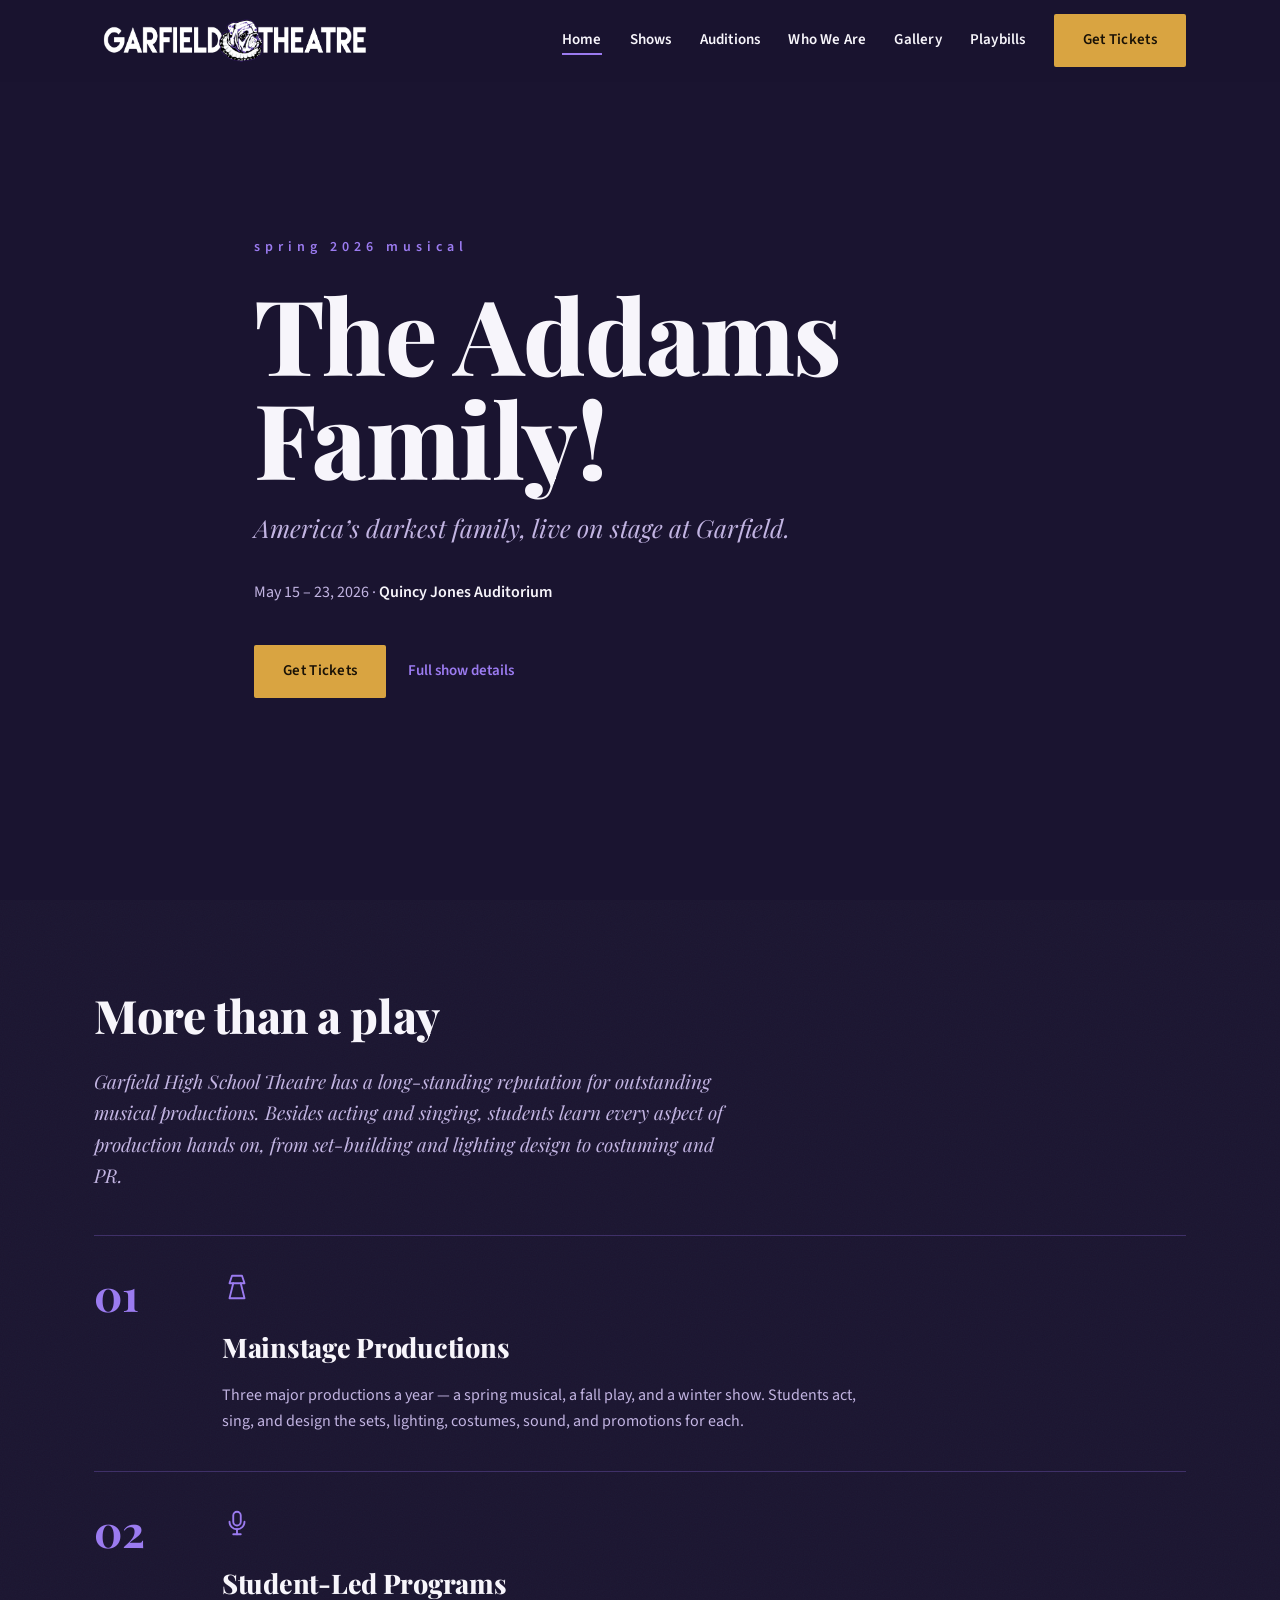
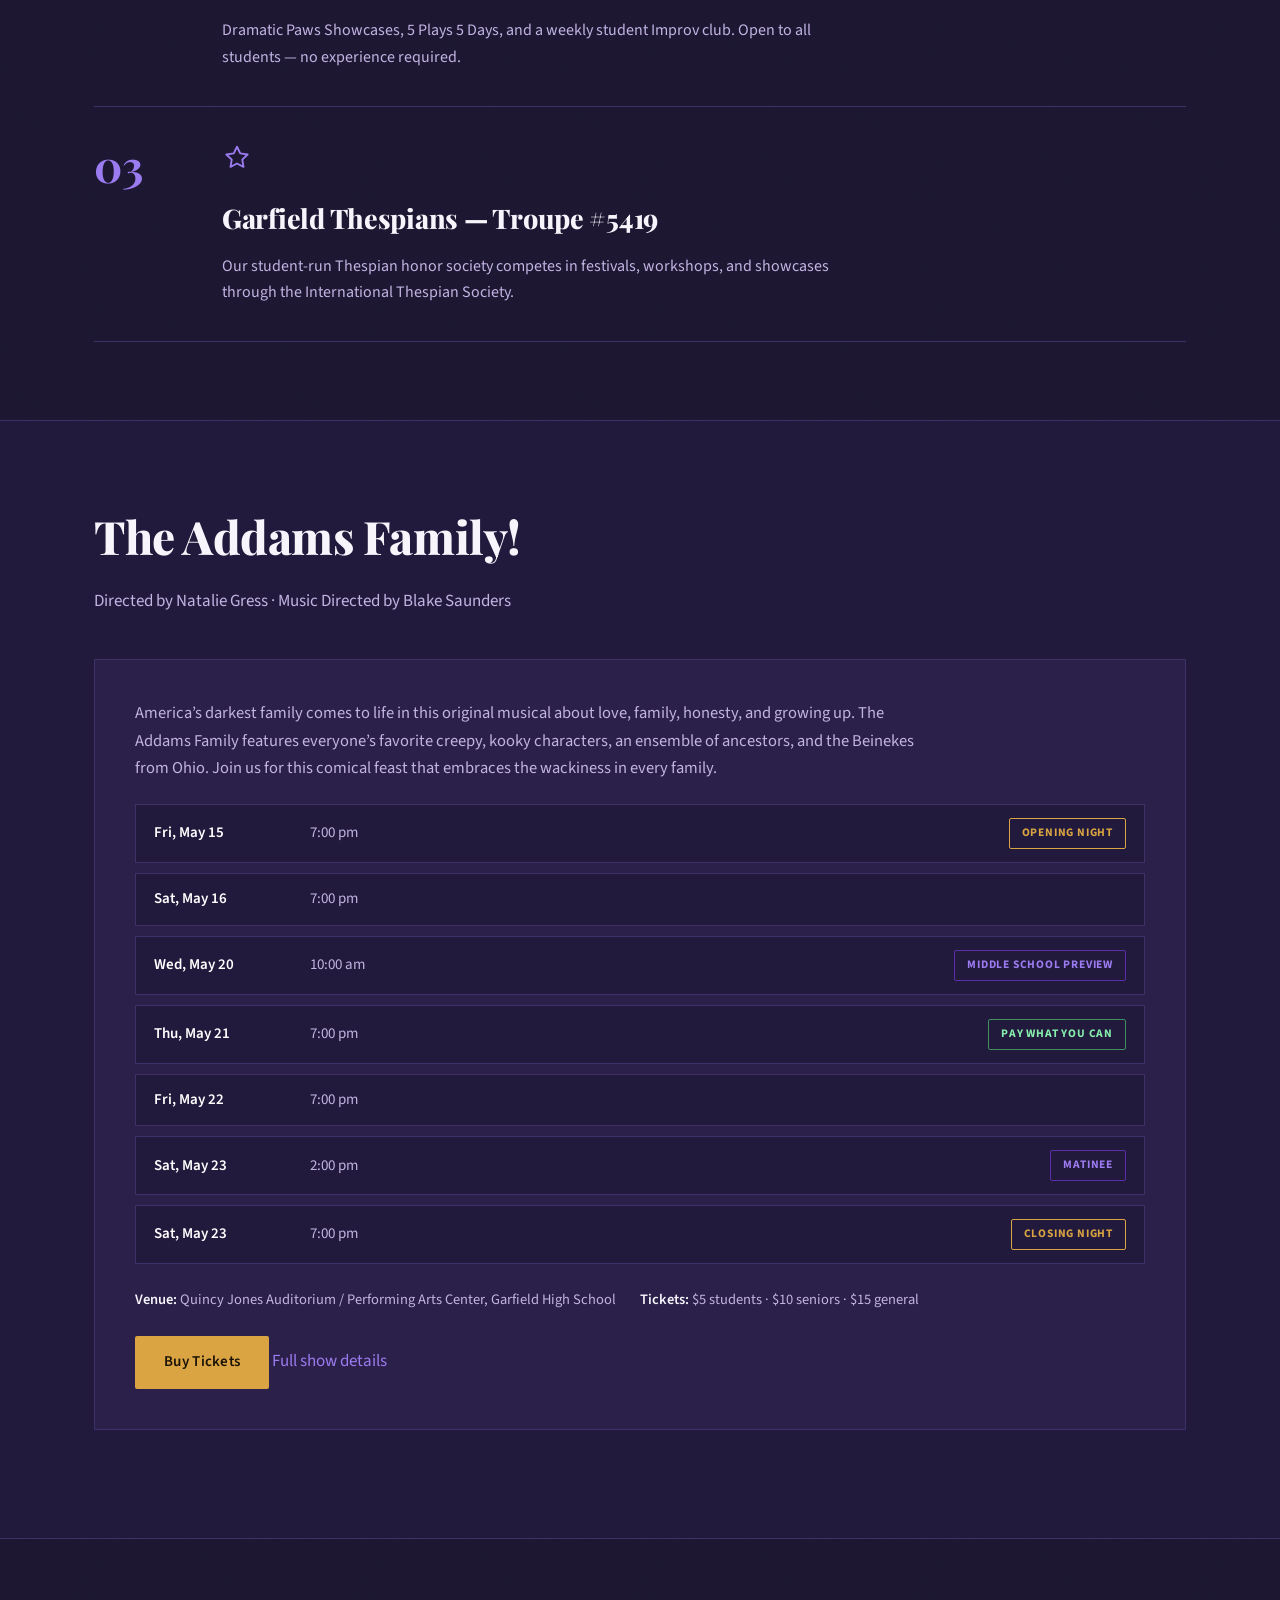
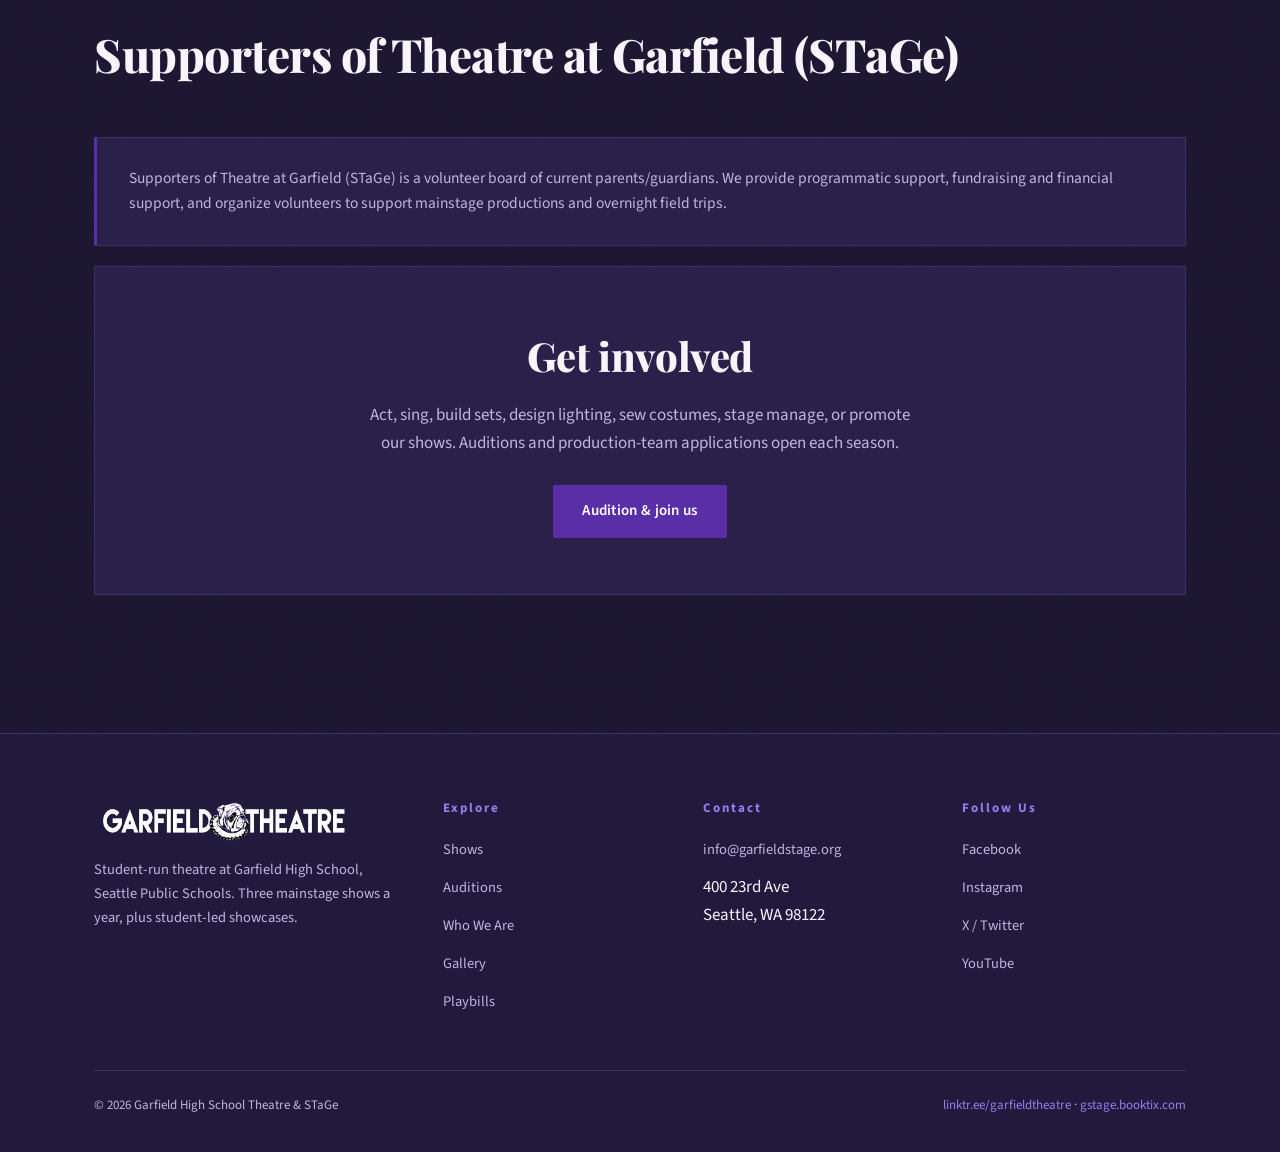
<file: index.html>
<!DOCTYPE html>
<html lang="en">
<head>
  <meta charset="UTF-8" />
  <meta name="viewport" content="width=device-width, initial-scale=1.0" />
  <title>Garfield High School Theatre — Seattle</title>
  <meta name="description" content="Garfield High School Theatre: outstanding musical productions, student-led showcases, auditions, and our spring musical, The Addams Family." />
  <link rel="icon" type="image/png" href="assets/garfield-logo.png" />
  <link rel="preconnect" href="https://fonts.googleapis.com" />
  <link rel="preconnect" href="https://fonts.gstatic.com" crossorigin />
  <link href="https://fonts.googleapis.com/css2?family=Playfair+Display:ital,wght@0,600;0,700;0,800;1,600&family=Source+Sans+3:wght@400;600;700&display=swap" rel="stylesheet" />
  <link rel="stylesheet" href="styles.css" />
</head>
<body>

<header class="site-header" id="siteHeader">
  <div class="nav-inner">
    <a class="logo" href="index.html" aria-label="Garfield High School Theatre home">
      <img class="logo-img" src="assets/garfield-logo.png" alt="Garfield High School Theatre" />
    </a>
    <button class="nav-toggle" id="navToggle" aria-expanded="false" aria-controls="nav" aria-label="Toggle menu">
      <span></span><span></span><span></span>
    </button>
    <nav class="nav" id="nav" aria-label="Main navigation">
      <a href="index.html" class="active">Home</a>
      <a href="shows.html">Shows</a>
      <a href="auditions.html">Auditions</a>
      <a href="staff.html">Who We Are</a>
      <a href="gallery.html">Gallery</a>
      <a href="playbills.html">Playbills</a>
      <a class="btn btn-ticket" href="https://gstage.booktix.com/" target="_blank" rel="noopener">Get Tickets</a>
    </nav>
  </div>
</header>

<main>
  <!-- ============ HERO ============ -->
  <section class="hero">
    <div class="wrap hero-inner">
      <p class="hero-kicker">spring 2026 musical</p>
      <h1>The Addams Family!</h1>
      <p class="hero-sub">America&rsquo;s darkest family, live on stage at Garfield.</p>
      <p class="hero-line">May 15 &ndash; 23, 2026 &middot; <strong>Quincy Jones Auditorium</strong></p>
      <div class="hero-cta">
        <a class="btn btn-ticket" href="https://gstage.booktix.com/" target="_blank" rel="noopener">Get Tickets</a>
        <a class="text-link" href="shows.html">Full show details</a>
      </div>
    </div>
  </section>

  <!-- ============ WHAT WE DO ============ -->
  <section class="section">
    <div class="wrap">
      <div class="section-head">
        <h2>More than a play</h2>
        <p class="lead">Garfield High School Theatre has a long-standing reputation for outstanding musical productions. Besides acting and singing, students learn every aspect of production hands on, from set-building and lighting design to costuming and PR.</p>
      </div>
      <div class="what-list">
        <div class="what-row">
          <div class="what-num">01</div>
          <div>
            <div class="what-icon">
              <svg viewBox="0 0 24 24" fill="none" stroke="currentColor" stroke-width="1.5" stroke-linecap="round" stroke-linejoin="round" aria-hidden="true"><path d="M8 3h8l2 6H6l2-6z"/><path d="M9 9l-3 12h12L15 9"/></svg>
            </div>
            <h3>Mainstage Productions</h3>
            <p>Three major productions a year &mdash; a spring musical, a fall play, and a winter show. Students act, sing, and design the sets, lighting, costumes, sound, and promotions for each.</p>
          </div>
        </div>
        <div class="what-row">
          <div class="what-num">02</div>
          <div>
            <div class="what-icon">
              <svg viewBox="0 0 24 24" fill="none" stroke="currentColor" stroke-width="1.5" stroke-linecap="round" stroke-linejoin="round" aria-hidden="true"><rect x="9" y="3" width="6" height="11" rx="3"/><path d="M6 11a6 6 0 0 0 12 0"/><path d="M12 17v4"/><path d="M9 21h6"/></svg>
            </div>
            <h3>Student-Led Programs</h3>
            <p>Dramatic Paws Showcases, 5 Plays 5 Days, and a weekly student Improv club. Open to all students &mdash; no experience required.</p>
          </div>
        </div>
        <div class="what-row">
          <div class="what-num">03</div>
          <div>
            <div class="what-icon">
              <svg viewBox="0 0 24 24" fill="none" stroke="currentColor" stroke-width="1.5" stroke-linecap="round" stroke-linejoin="round" aria-hidden="true"><path d="M12 3l2.6 5.3 5.9.9-4.3 4.1 1 5.8-5.2-2.7-5.2 2.7 1-5.8L3.5 9.2l5.9-.9z"/></svg>
            </div>
            <h3>Garfield Thespians &mdash; Troupe #5419</h3>
            <p>Our student-run Thespian honor society competes in festivals, workshops, and showcases through the International Thespian Society.</p>
          </div>
        </div>
      </div>
    </div>
  </section>

  <!-- ============ NOW PLAYING ============ -->
  <section class="section alt">
    <div class="wrap">
      <div class="section-head">
        <h2>The Addams Family!</h2>
        <p>Directed by Natalie Gress &middot; Music Directed by Blake Saunders</p>
      </div>
      <div class="show-card">
        <p class="blurb">America&rsquo;s darkest family comes to life in this original musical about love, family, honesty, and growing up. The Addams Family features everyone&rsquo;s favorite creepy, kooky characters, an ensemble of ancestors, and the Beinekes from Ohio. Join us for this comical feast that embraces the wackiness in every family.</p>
        <ul class="perf-list">
          <li><span class="perf-date">Fri, May 15</span><span class="perf-time">7:00 pm</span><span class="badge gold">Opening Night</span></li>
          <li><span class="perf-date">Sat, May 16</span><span class="perf-time">7:00 pm</span></li>
          <li><span class="perf-date">Wed, May 20</span><span class="perf-time">10:00 am</span><span class="badge">Middle School Preview</span></li>
          <li><span class="perf-date">Thu, May 21</span><span class="perf-time">7:00 pm</span><span class="badge green">Pay What You Can</span></li>
          <li><span class="perf-date">Fri, May 22</span><span class="perf-time">7:00 pm</span></li>
          <li><span class="perf-date">Sat, May 23</span><span class="perf-time">2:00 pm</span><span class="badge">Matinee</span></li>
          <li><span class="perf-date">Sat, May 23</span><span class="perf-time">7:00 pm</span><span class="badge gold">Closing Night</span></li>
        </ul>
        <div class="show-meta">
          <span><strong>Venue:</strong> Quincy Jones Auditorium / Performing Arts Center, Garfield High School</span>
          <span><strong>Tickets:</strong> $5 students &middot; $10 seniors &middot; $15 general</span>
        </div>
        <p style="margin-top:24px;"><a class="btn btn-ticket" href="https://gstage.booktix.com/" target="_blank" rel="noopener">Buy Tickets</a> <a class="text-link" href="shows.html">Full show details</a></p>
      </div>
    </div>
  </section>

  <!-- ============ STAGE ============ -->
  <section class="section">
    <div class="wrap">
      <div class="section-head">
        <h2>Supporters of Theatre at Garfield (STaGe)</h2>
      </div>
      <div class="info-panel">
        <p>Supporters of Theatre at Garfield (STaGe) is a volunteer board of current parents/guardians. We provide programmatic support, fundraising and financial support, and organize volunteers to support mainstage productions and overnight field trips.</p>
      </div>
      <div class="cta-band">
        <h2>Get involved</h2>
        <p>Act, sing, build sets, design lighting, sew costumes, stage manage, or promote our shows. Auditions and production-team applications open each season.</p>
        <a class="btn btn-primary" href="auditions.html">Audition &amp; join us</a>
      </div>
    </div>
  </section>
</main>

<!-- ============ FOOTER ============ -->
<footer class="site-footer">
  <div class="wrap">
    <div class="footer-grid">
      <div class="f-brand">
        <img class="footer-logo" src="assets/garfield-logo.png" alt="Garfield High School Theatre" />
        <p>Student-run theatre at Garfield High School, Seattle Public Schools. Three mainstage shows a year, plus student-led showcases.</p>
      </div>
      <div>
        <h4>Explore</h4>
        <ul>
          <li><a href="shows.html">Shows</a></li>
          <li><a href="auditions.html">Auditions</a></li>
          <li><a href="staff.html">Who We Are</a></li>
          <li><a href="gallery.html">Gallery</a></li>
          <li><a href="playbills.html">Playbills</a></li>
        </ul>
      </div>
      <div>
        <h4>Contact</h4>
        <ul>
          <li><a href="mailto:info@garfieldstage.org">info@garfieldstage.org</a></li>
          <li>400 23rd Ave<br/>Seattle, WA 98122</li>
        </ul>
      </div>
      <div>
        <h4>Follow Us</h4>
        <ul>
          <li><a href="https://www.facebook.com/GarfieldSTaGe" target="_blank" rel="noopener">Facebook</a></li>
          <li><a href="https://www.instagram.com/garfielddrama/" target="_blank" rel="noopener">Instagram</a></li>
          <li><a href="https://www.x.com/GarfieldSTaGe" target="_blank" rel="noopener">X / Twitter</a></li>
          <li><a href="https://www.youtube.com/channel/UCY-BAQbPk2w4LNpS9tO5rUg" target="_blank" rel="noopener">YouTube</a></li>
        </ul>
      </div>
    </div>
    <div class="footer-bottom">
      <span>&copy; 2026 Garfield High School Theatre &amp; STaGe</span>
      <span><a href="https://linktr.ee/garfieldtheatre" target="_blank" rel="noopener">linktr.ee/garfieldtheatre</a> &middot; <a href="https://gstage.booktix.com/" target="_blank" rel="noopener">gstage.booktix.com</a></span>
    </div>
  </div>
</footer>

<script src="script.js"></script>
</body>
</html>
</file>
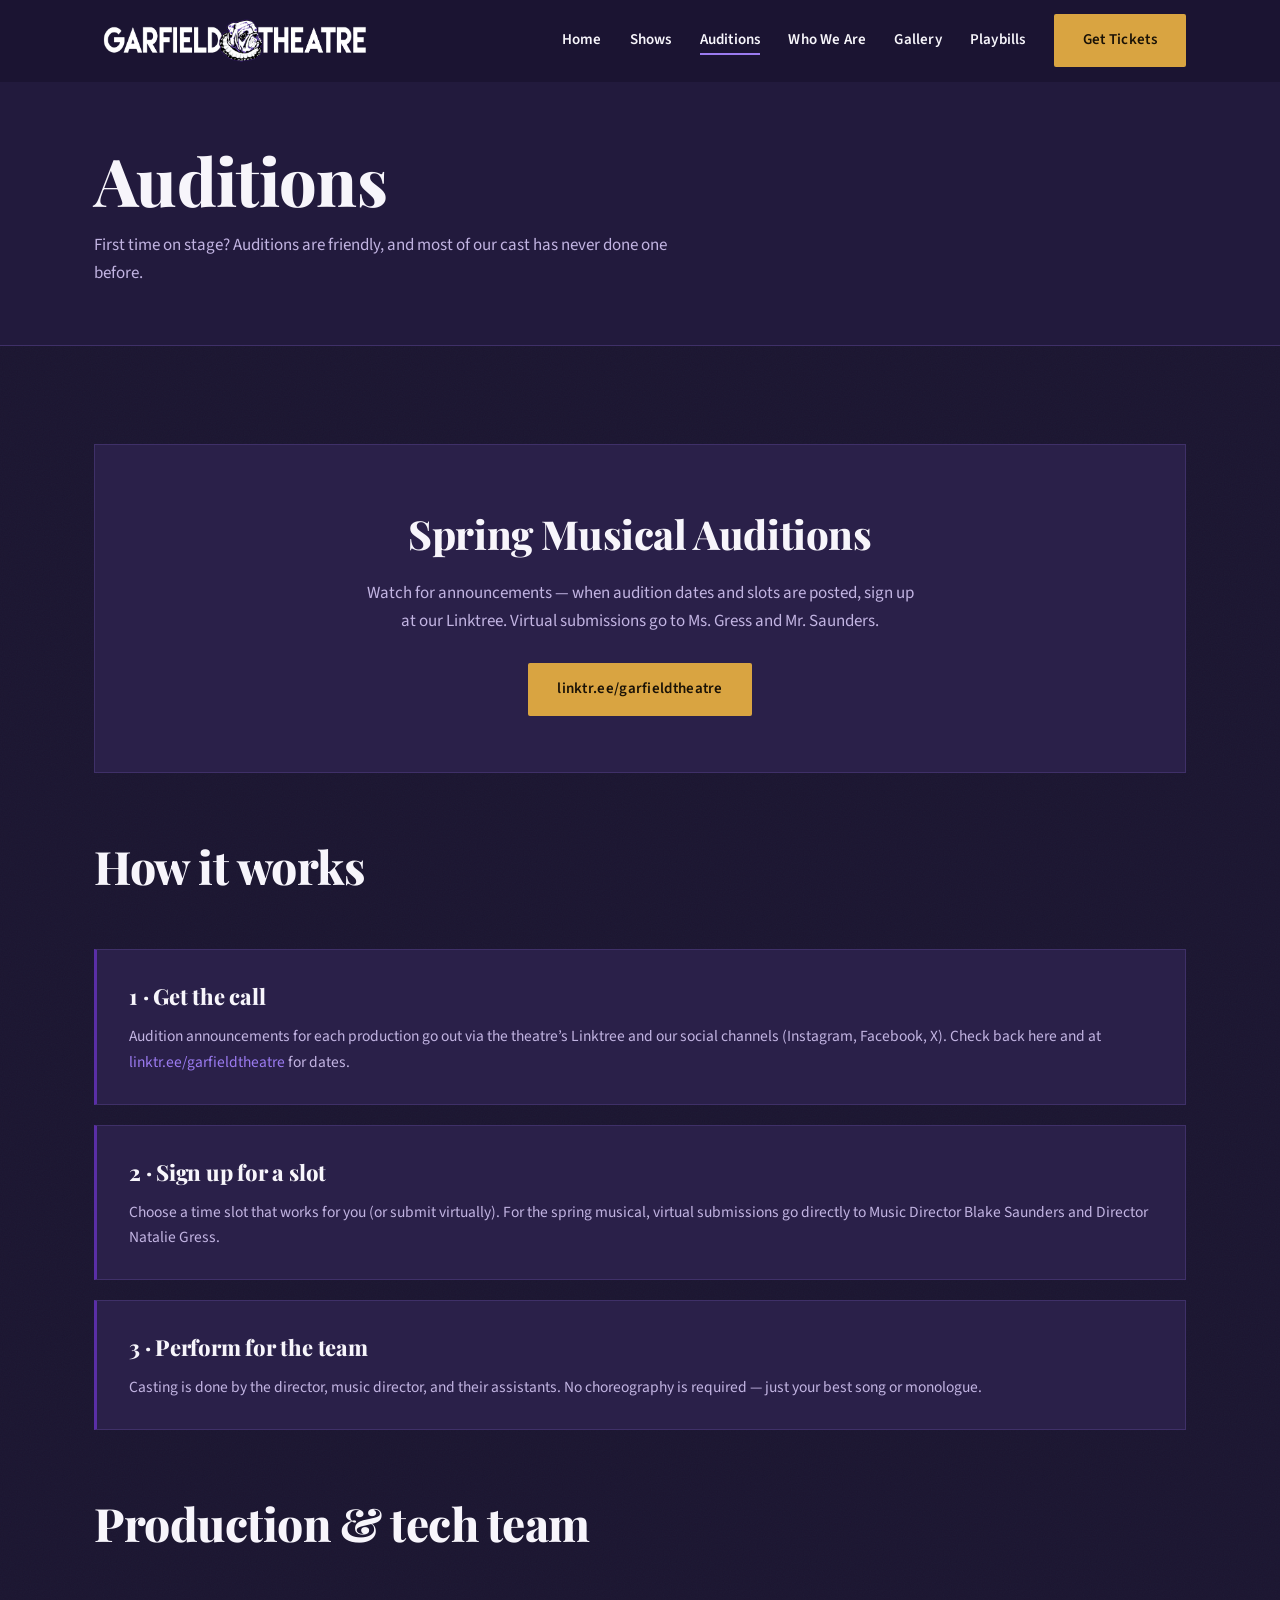
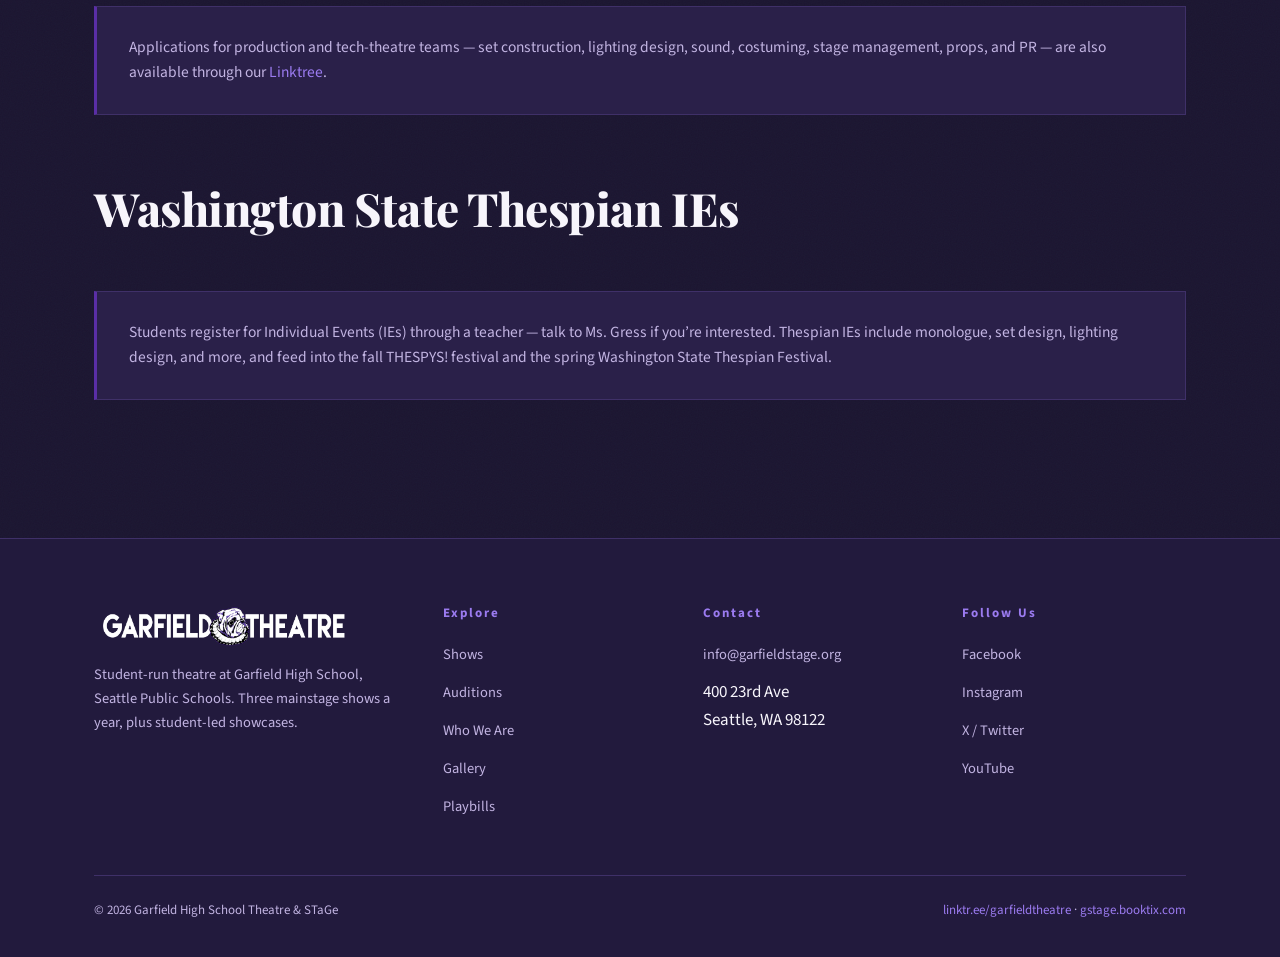
<file: auditions.html>
<!DOCTYPE html>
<html lang="en">
<head>
  <meta charset="UTF-8" />
  <meta name="viewport" content="width=device-width, initial-scale=1.0" />
  <title>Auditions — Garfield High School Theatre</title>
  <meta name="description" content="How to audition for Garfield High School Theatre: sign up at linktr.ee/garfieldtheatre, production-team applications, and Thespian IEs." />
  <link rel="icon" type="image/png" href="assets/garfield-logo.png" />
  <link rel="preconnect" href="https://fonts.googleapis.com" />
  <link rel="preconnect" href="https://fonts.gstatic.com" crossorigin />
  <link href="https://fonts.googleapis.com/css2?family=Playfair+Display:ital,wght@0,600;0,700;0,800;1,600&family=Source+Sans+3:wght@400;600;700&display=swap" rel="stylesheet" />
  <link rel="stylesheet" href="styles.css" />
</head>
<body>

<header class="site-header" id="siteHeader">
  <div class="nav-inner">
    <a class="logo" href="index.html" aria-label="Garfield High School Theatre home">
      <img class="logo-img" src="assets/garfield-logo.png" alt="Garfield High School Theatre" />
    </a>
    <button class="nav-toggle" id="navToggle" aria-expanded="false" aria-controls="nav" aria-label="Toggle menu">
      <span></span><span></span><span></span>
    </button>
    <nav class="nav" id="nav" aria-label="Main navigation">
      <a href="index.html">Home</a>
      <a href="shows.html">Shows</a>
      <a href="auditions.html" class="active">Auditions</a>
      <a href="staff.html">Who We Are</a>
      <a href="gallery.html">Gallery</a>
      <a href="playbills.html">Playbills</a>
      <a class="btn btn-ticket" href="https://gstage.booktix.com/" target="_blank" rel="noopener">Get Tickets</a>
    </nav>
  </div>
</header>

<main>
  <div class="page-head">
    <div class="wrap">
      <h1>Auditions</h1>
      <p>First time on stage? Auditions are friendly, and most of our cast has never done one before.</p>
    </div>
  </div>

  <section class="section">
    <div class="wrap">
      <div class="cta-band">
        <h2>Spring Musical Auditions</h2>
        <p>Watch for announcements &mdash; when audition dates and slots are posted, sign up at our Linktree. Virtual submissions go to Ms. Gress and Mr. Saunders.</p>
        <a class="btn btn-ticket" href="https://linktr.ee/garfieldtheatre" target="_blank" rel="noopener">linktr.ee/garfieldtheatre</a>
      </div>

      <div class="section-head" style="margin-top:56px;">
        <h2>How it works</h2>
      </div>

      <div class="info-panel">
        <h3>1 &middot; Get the call</h3>
        <p>Audition announcements for each production go out via the theatre&rsquo;s Linktree and our social channels (Instagram, Facebook, X). Check back here and at <a href="https://linktr.ee/garfieldtheatre" target="_blank" rel="noopener">linktr.ee/garfieldtheatre</a> for dates.</p>
      </div>
      <div class="info-panel">
        <h3>2 &middot; Sign up for a slot</h3>
        <p>Choose a time slot that works for you (or submit virtually). For the spring musical, virtual submissions go directly to Music Director Blake Saunders and Director Natalie Gress.</p>
      </div>
      <div class="info-panel">
        <h3>3 &middot; Perform for the team</h3>
        <p>Casting is done by the director, music director, and their assistants. No choreography is required &mdash; just your best song or monologue.</p>
      </div>

      <div class="section-head" style="margin-top:56px;">
        <h2>Production &amp; tech team</h2>
      </div>
      <div class="info-panel">
        <p>Applications for production and tech-theatre teams &mdash; set construction, lighting design, sound, costuming, stage management, props, and PR &mdash; are also available through our <a href="https://linktr.ee/garfieldtheatre" target="_blank" rel="noopener">Linktree</a>.</p>
      </div>

      <div class="section-head" style="margin-top:56px;">
        <h2>Washington State Thespian IEs</h2>
      </div>
      <div class="info-panel">
        <p>Students register for Individual Events (IEs) through a teacher &mdash; talk to Ms. Gress if you&rsquo;re interested. Thespian IEs include monologue, set design, lighting design, and more, and feed into the fall THESPYS! festival and the spring Washington State Thespian Festival.</p>
      </div>
    </div>
  </section>
</main>

<!-- ============ FOOTER ============ -->
<footer class="site-footer">
  <div class="wrap">
    <div class="footer-grid">
      <div class="f-brand">
        <img class="footer-logo" src="assets/garfield-logo.png" alt="Garfield High School Theatre" />
        <p>Student-run theatre at Garfield High School, Seattle Public Schools. Three mainstage shows a year, plus student-led showcases.</p>
      </div>
      <div>
        <h4>Explore</h4>
        <ul>
          <li><a href="shows.html">Shows</a></li>
          <li><a href="auditions.html">Auditions</a></li>
          <li><a href="staff.html">Who We Are</a></li>
          <li><a href="gallery.html">Gallery</a></li>
          <li><a href="playbills.html">Playbills</a></li>
        </ul>
      </div>
      <div>
        <h4>Contact</h4>
        <ul>
          <li><a href="mailto:info@garfieldstage.org">info@garfieldstage.org</a></li>
          <li>400 23rd Ave<br/>Seattle, WA 98122</li>
        </ul>
      </div>
      <div>
        <h4>Follow Us</h4>
        <ul>
          <li><a href="https://www.facebook.com/GarfieldSTaGe" target="_blank" rel="noopener">Facebook</a></li>
          <li><a href="https://www.instagram.com/garfielddrama/" target="_blank" rel="noopener">Instagram</a></li>
          <li><a href="https://www.x.com/GarfieldSTaGe" target="_blank" rel="noopener">X / Twitter</a></li>
          <li><a href="https://www.youtube.com/channel/UCY-BAQbPk2w4LNpS9tO5rUg" target="_blank" rel="noopener">YouTube</a></li>
        </ul>
      </div>
    </div>
    <div class="footer-bottom">
      <span>&copy; 2026 Garfield High School Theatre &amp; STaGe</span>
      <span><a href="https://linktr.ee/garfieldtheatre" target="_blank" rel="noopener">linktr.ee/garfieldtheatre</a> &middot; <a href="https://gstage.booktix.com/" target="_blank" rel="noopener">gstage.booktix.com</a></span>
    </div>
  </div>
</footer>

<script src="script.js"></script>
</body>
</html>
</file>
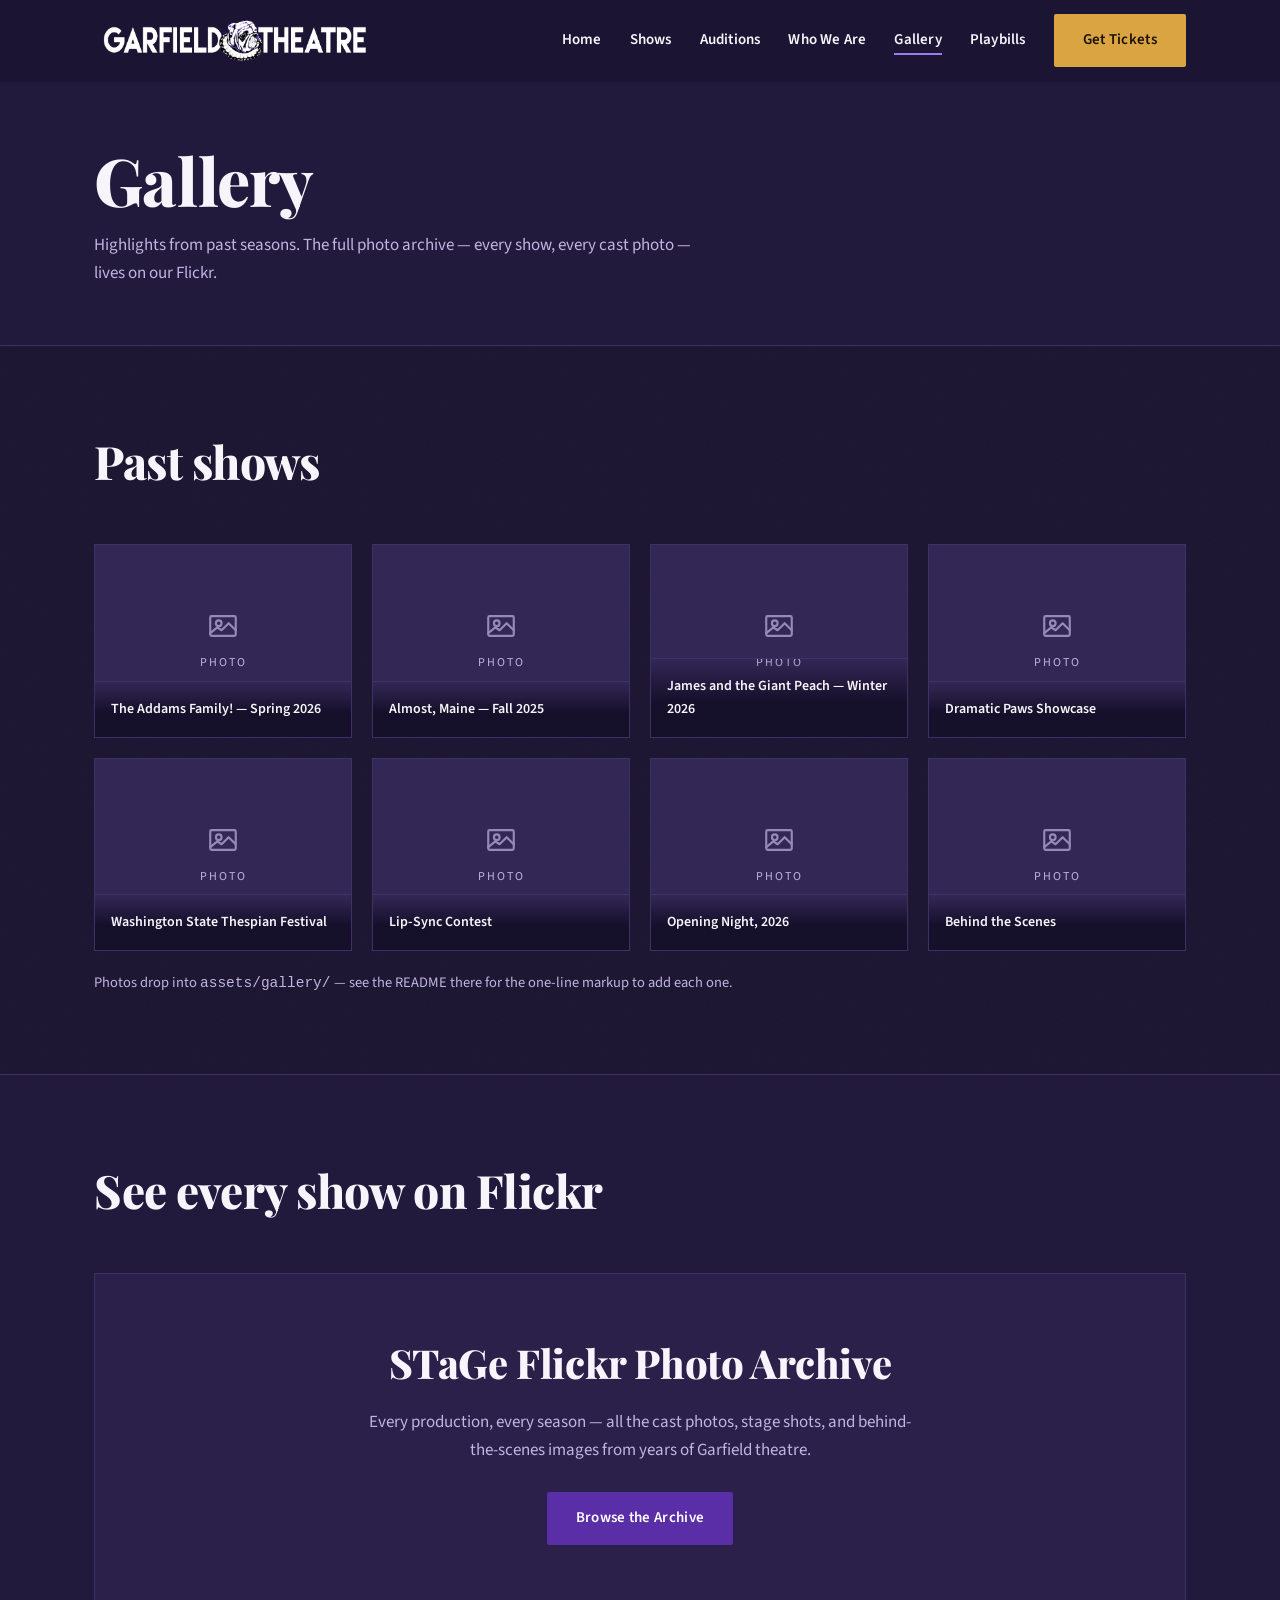
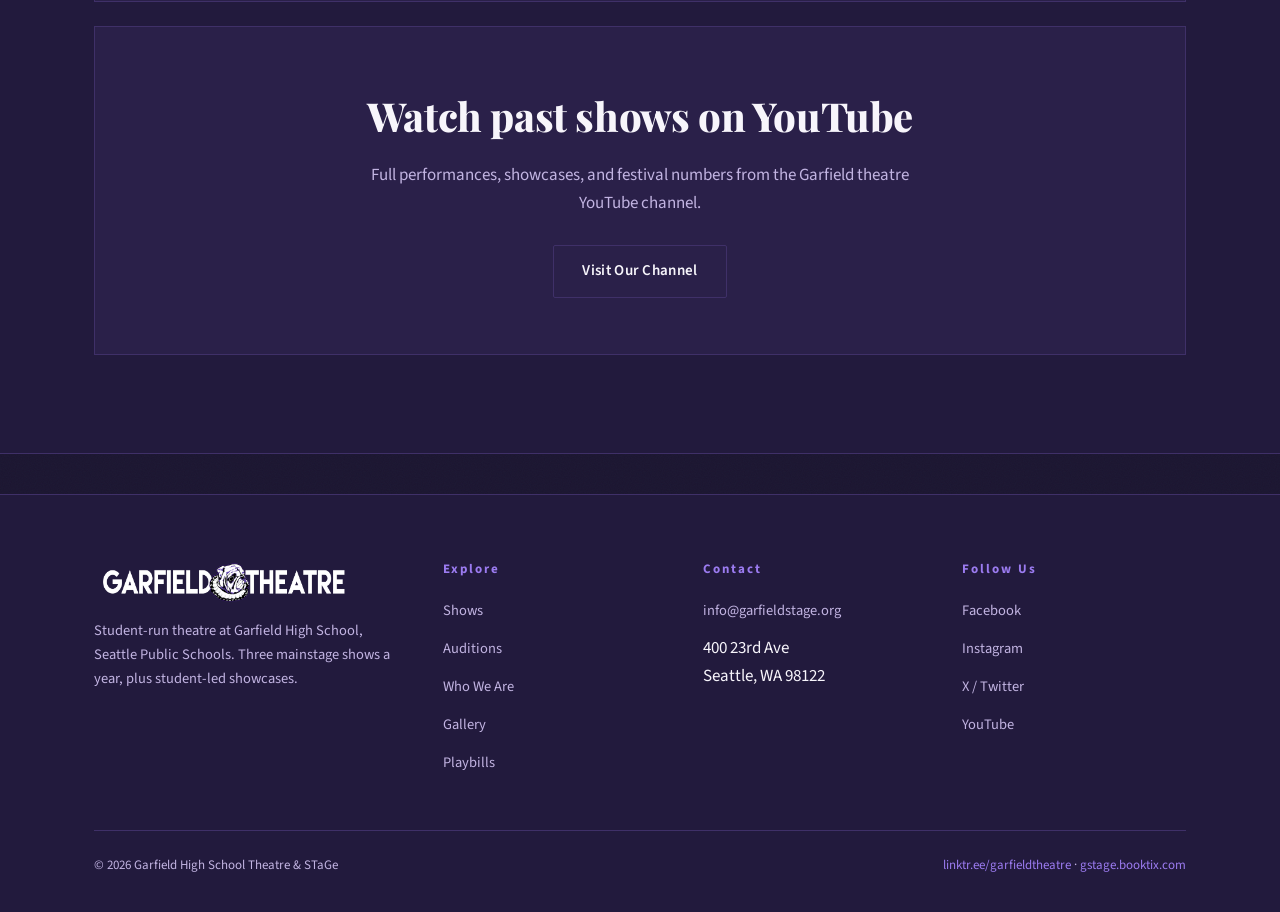
<file: gallery.html>
<!DOCTYPE html>
<html lang="en">
<head>
  <meta charset="UTF-8" />
  <meta name="viewport" content="width=device-width, initial-scale=1.0" />
  <title>Gallery — Garfield High School Theatre</title>
  <meta name="description" content="Photos from past Garfield High School Theatre productions, plus our full Flickr photo archive and YouTube channel." />
  <link rel="icon" type="image/png" href="assets/garfield-logo.png" />
  <link rel="preconnect" href="https://fonts.googleapis.com" />
  <link rel="preconnect" href="https://fonts.gstatic.com" crossorigin />
  <link href="https://fonts.googleapis.com/css2?family=Playfair+Display:ital,wght@0,600;0,700;0,800;1,600&family=Source+Sans+3:wght@400;600;700&display=swap" rel="stylesheet" />
  <link rel="stylesheet" href="styles.css" />
</head>
<body>

<header class="site-header" id="siteHeader">
  <div class="nav-inner">
    <a class="logo" href="index.html" aria-label="Garfield High School Theatre home">
      <img class="logo-img" src="assets/garfield-logo.png" alt="Garfield High School Theatre" />
    </a>
    <button class="nav-toggle" id="navToggle" aria-expanded="false" aria-controls="nav" aria-label="Toggle menu">
      <span></span><span></span><span></span>
    </button>
    <nav class="nav" id="nav" aria-label="Main navigation">
      <a href="index.html">Home</a>
      <a href="shows.html">Shows</a>
      <a href="auditions.html">Auditions</a>
      <a href="staff.html">Who We Are</a>
      <a href="gallery.html" class="active">Gallery</a>
      <a href="playbills.html">Playbills</a>
      <a class="btn btn-ticket" href="https://gstage.booktix.com/" target="_blank" rel="noopener">Get Tickets</a>
    </nav>
  </div>
</header>

<main>
  <div class="page-head">
    <div class="wrap">
      <h1>Gallery</h1>
      <p>Highlights from past seasons. The full photo archive &mdash; every show, every cast photo &mdash; lives on our Flickr.</p>
    </div>
  </div>

  <section class="section">
    <div class="wrap">
      <div class="section-head">
        <h2>Past shows</h2>
      </div>

      <div class="gallery-grid">
        <figure class="gallery-card">
          <div class="ph"><svg viewBox="0 0 24 24" fill="none" stroke="currentColor" stroke-width="1.5" stroke-linecap="round" stroke-linejoin="round" aria-hidden="true"><rect x="3" y="5" width="18" height="14" rx="1"/><circle cx="9" cy="10" r="2"/><path d="M3 17l5-4 3 2 5-5 5 5"/></svg><span class="ph-label">Photo</span></div>
          <figcaption>The Addams Family! &mdash; Spring 2026</figcaption>
        </figure>
        <figure class="gallery-card">
          <div class="ph"><svg viewBox="0 0 24 24" fill="none" stroke="currentColor" stroke-width="1.5" stroke-linecap="round" stroke-linejoin="round" aria-hidden="true"><rect x="3" y="5" width="18" height="14" rx="1"/><circle cx="9" cy="10" r="2"/><path d="M3 17l5-4 3 2 5-5 5 5"/></svg><span class="ph-label">Photo</span></div>
          <figcaption>Almost, Maine &mdash; Fall 2025</figcaption>
        </figure>
        <figure class="gallery-card">
          <div class="ph"><svg viewBox="0 0 24 24" fill="none" stroke="currentColor" stroke-width="1.5" stroke-linecap="round" stroke-linejoin="round" aria-hidden="true"><rect x="3" y="5" width="18" height="14" rx="1"/><circle cx="9" cy="10" r="2"/><path d="M3 17l5-4 3 2 5-5 5 5"/></svg><span class="ph-label">Photo</span></div>
          <figcaption>James and the Giant Peach &mdash; Winter 2026</figcaption>
        </figure>
        <figure class="gallery-card">
          <div class="ph"><svg viewBox="0 0 24 24" fill="none" stroke="currentColor" stroke-width="1.5" stroke-linecap="round" stroke-linejoin="round" aria-hidden="true"><rect x="3" y="5" width="18" height="14" rx="1"/><circle cx="9" cy="10" r="2"/><path d="M3 17l5-4 3 2 5-5 5 5"/></svg><span class="ph-label">Photo</span></div>
          <figcaption>Dramatic Paws Showcase</figcaption>
        </figure>
        <figure class="gallery-card">
          <div class="ph"><svg viewBox="0 0 24 24" fill="none" stroke="currentColor" stroke-width="1.5" stroke-linecap="round" stroke-linejoin="round" aria-hidden="true"><rect x="3" y="5" width="18" height="14" rx="1"/><circle cx="9" cy="10" r="2"/><path d="M3 17l5-4 3 2 5-5 5 5"/></svg><span class="ph-label">Photo</span></div>
          <figcaption>Washington State Thespian Festival</figcaption>
        </figure>
        <figure class="gallery-card">
          <div class="ph"><svg viewBox="0 0 24 24" fill="none" stroke="currentColor" stroke-width="1.5" stroke-linecap="round" stroke-linejoin="round" aria-hidden="true"><rect x="3" y="5" width="18" height="14" rx="1"/><circle cx="9" cy="10" r="2"/><path d="M3 17l5-4 3 2 5-5 5 5"/></svg><span class="ph-label">Photo</span></div>
          <figcaption>Lip-Sync Contest</figcaption>
        </figure>
        <figure class="gallery-card">
          <div class="ph"><svg viewBox="0 0 24 24" fill="none" stroke="currentColor" stroke-width="1.5" stroke-linecap="round" stroke-linejoin="round" aria-hidden="true"><rect x="3" y="5" width="18" height="14" rx="1"/><circle cx="9" cy="10" r="2"/><path d="M3 17l5-4 3 2 5-5 5 5"/></svg><span class="ph-label">Photo</span></div>
          <figcaption>Opening Night, 2026</figcaption>
        </figure>
        <figure class="gallery-card">
          <div class="ph"><svg viewBox="0 0 24 24" fill="none" stroke="currentColor" stroke-width="1.5" stroke-linecap="round" stroke-linejoin="round" aria-hidden="true"><rect x="3" y="5" width="18" height="14" rx="1"/><circle cx="9" cy="10" r="2"/><path d="M3 17l5-4 3 2 5-5 5 5"/></svg><span class="ph-label">Photo</span></div>
          <figcaption>Behind the Scenes</figcaption>
        </figure>
      </div>

      <p style="margin-top:20px; color:var(--muted); font-size:14.5px;">
        Photos drop into <code>assets/gallery/</code> &mdash; see the README there for the one-line markup to add each one.
      </p>
    </div>
  </section>

  <!-- ============ ARCHIVE + VIDEO ============ -->
  <section class="section alt">
    <div class="wrap">
      <div class="section-head">
        <h2>See every show on Flickr</h2>
      </div>
      <div class="cta-band">
        <h2>STaGe Flickr Photo Archive</h2>
        <p>Every production, every season &mdash; all the cast photos, stage shots, and behind-the-scenes images from years of Garfield theatre.</p>
        <a class="btn btn-primary" href="https://www.flickr.com/photos/garfieldstage/" target="_blank" rel="noopener">Browse the Archive</a>
      </div>
      <div class="cta-band" style="margin-top:24px;">
        <h2>Watch past shows on YouTube</h2>
        <p>Full performances, showcases, and festival numbers from the Garfield theatre YouTube channel.</p>
        <a class="btn btn-ghost" href="https://www.youtube.com/channel/UCY-BAQbPk2w4LNpS9tO5rUg" target="_blank" rel="noopener">Visit Our Channel</a>
      </div>
    </div>
  </section>
</main>

<!-- ============ FOOTER ============ -->
<footer class="site-footer">
  <div class="wrap">
    <div class="footer-grid">
      <div class="f-brand">
        <img class="footer-logo" src="assets/garfield-logo.png" alt="Garfield High School Theatre" />
        <p>Student-run theatre at Garfield High School, Seattle Public Schools. Three mainstage shows a year, plus student-led showcases.</p>
      </div>
      <div>
        <h4>Explore</h4>
        <ul>
          <li><a href="shows.html">Shows</a></li>
          <li><a href="auditions.html">Auditions</a></li>
          <li><a href="staff.html">Who We Are</a></li>
          <li><a href="gallery.html">Gallery</a></li>
          <li><a href="playbills.html">Playbills</a></li>
        </ul>
      </div>
      <div>
        <h4>Contact</h4>
        <ul>
          <li><a href="mailto:info@garfieldstage.org">info@garfieldstage.org</a></li>
          <li>400 23rd Ave<br/>Seattle, WA 98122</li>
        </ul>
      </div>
      <div>
        <h4>Follow Us</h4>
        <ul>
          <li><a href="https://www.facebook.com/GarfieldSTaGe" target="_blank" rel="noopener">Facebook</a></li>
          <li><a href="https://www.instagram.com/garfielddrama/" target="_blank" rel="noopener">Instagram</a></li>
          <li><a href="https://www.x.com/GarfieldSTaGe" target="_blank" rel="noopener">X / Twitter</a></li>
          <li><a href="https://www.youtube.com/channel/UCY-BAQbPk2w4LNpS9tO5rUg" target="_blank" rel="noopener">YouTube</a></li>
        </ul>
      </div>
    </div>
    <div class="footer-bottom">
      <span>&copy; 2026 Garfield High School Theatre &amp; STaGe</span>
      <span><a href="https://linktr.ee/garfieldtheatre" target="_blank" rel="noopener">linktr.ee/garfieldtheatre</a> &middot; <a href="https://gstage.booktix.com/" target="_blank" rel="noopener">gstage.booktix.com</a></span>
    </div>
  </div>
</footer>

<script src="script.js"></script>
</body>
</html>
</file>
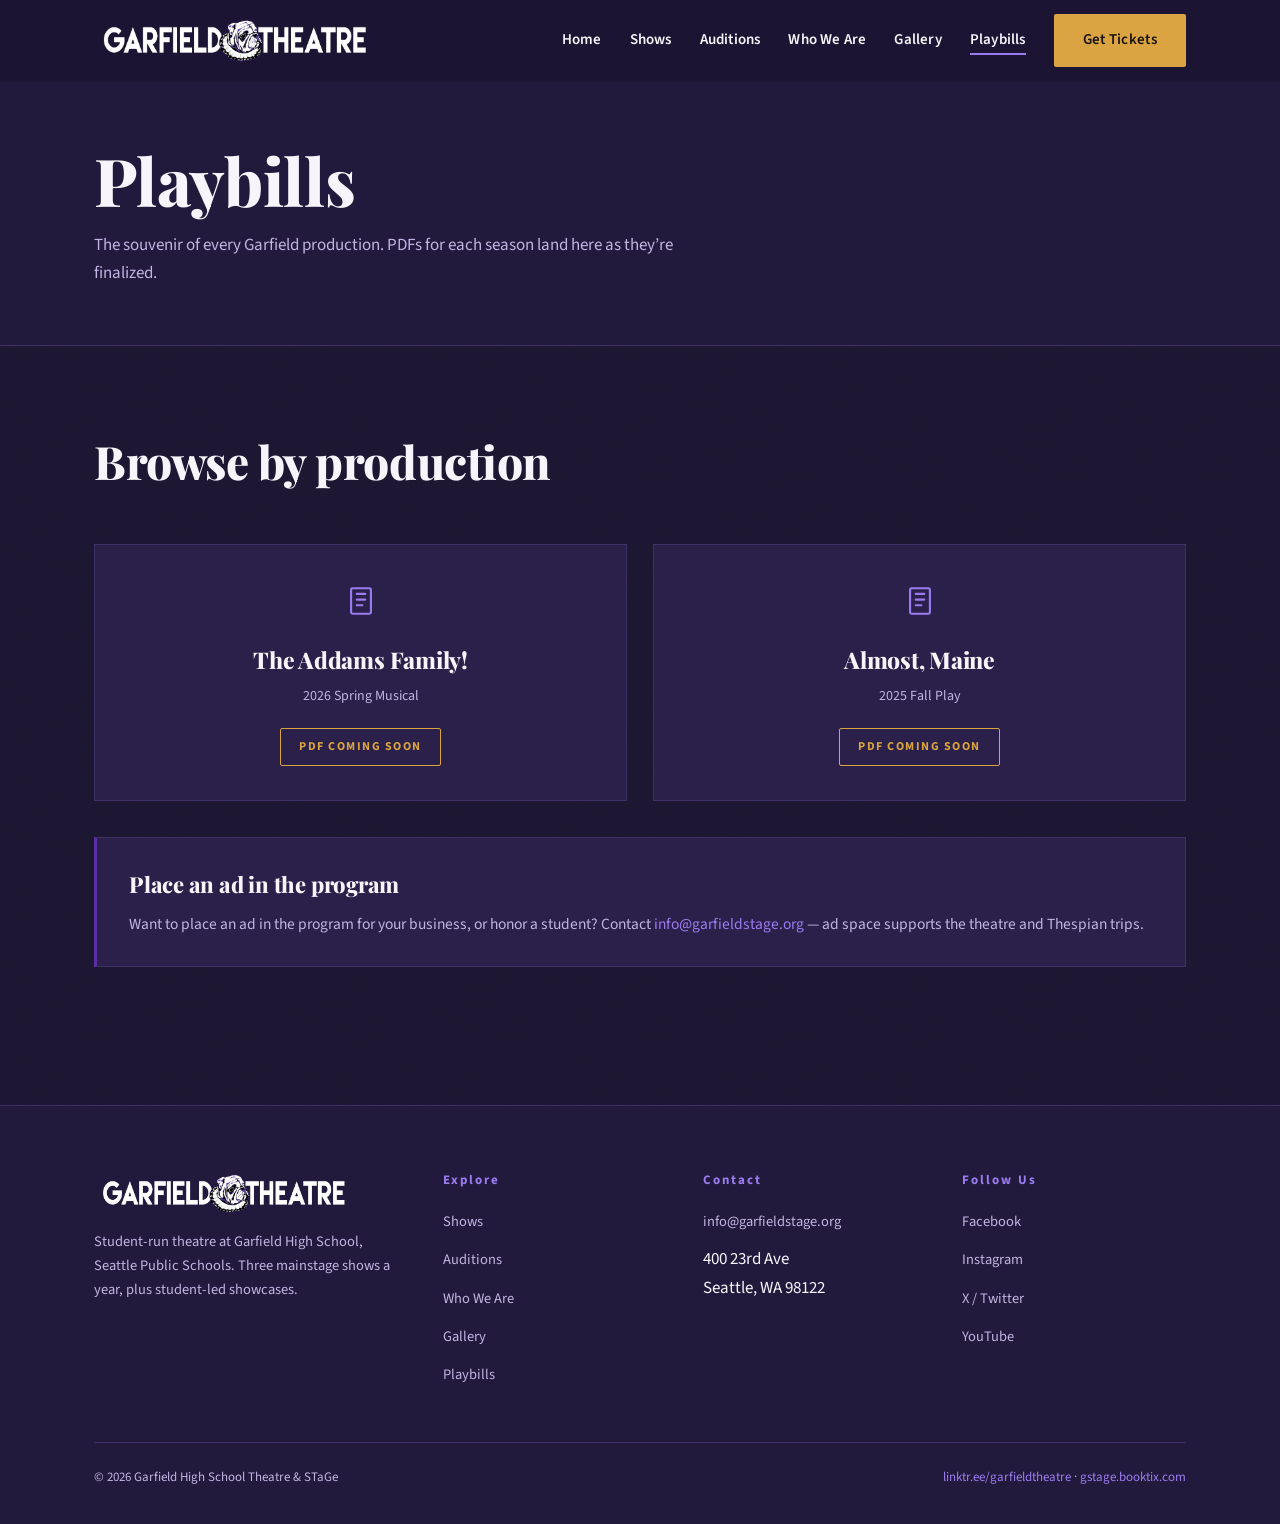
<file: playbills.html>
<!DOCTYPE html>
<html lang="en">
<head>
  <meta charset="UTF-8" />
  <meta name="viewport" content="width=device-width, initial-scale=1.0" />
  <title>Playbills — Garfield High School Theatre</title>
  <meta name="description" content="Programs and playbills from Garfield High School Theatre productions. Ad placements available — contact info@garfieldstage.org." />
  <link rel="icon" type="image/png" href="assets/garfield-logo.png" />
  <link rel="preconnect" href="https://fonts.googleapis.com" />
  <link rel="preconnect" href="https://fonts.gstatic.com" crossorigin />
  <link href="https://fonts.googleapis.com/css2?family=Playfair+Display:ital,wght@0,600;0,700;0,800;1,600&family=Source+Sans+3:wght@400;600;700&display=swap" rel="stylesheet" />
  <link rel="stylesheet" href="styles.css" />
</head>
<body>

<header class="site-header" id="siteHeader">
  <div class="nav-inner">
    <a class="logo" href="index.html" aria-label="Garfield High School Theatre home">
      <img class="logo-img" src="assets/garfield-logo.png" alt="Garfield High School Theatre" />
    </a>
    <button class="nav-toggle" id="navToggle" aria-expanded="false" aria-controls="nav" aria-label="Toggle menu">
      <span></span><span></span><span></span>
    </button>
    <nav class="nav" id="nav" aria-label="Main navigation">
      <a href="index.html">Home</a>
      <a href="shows.html">Shows</a>
      <a href="auditions.html">Auditions</a>
      <a href="staff.html">Who We Are</a>
      <a href="gallery.html">Gallery</a>
      <a href="playbills.html" class="active">Playbills</a>
      <a class="btn btn-ticket" href="https://gstage.booktix.com/" target="_blank" rel="noopener">Get Tickets</a>
    </nav>
  </div>
</header>

<main>
  <div class="page-head">
    <div class="wrap">
      <h1>Playbills</h1>
      <p>The souvenir of every Garfield production. PDFs for each season land here as they&rsquo;re finalized.</p>
    </div>
  </div>

  <section class="section">
    <div class="wrap">
      <div class="section-head">
        <h2>Browse by production</h2>
      </div>

      <div class="playbill-grid">
        <div class="playbill-card">
          <div class="bill-icon">
            <svg viewBox="0 0 24 24" fill="none" stroke="currentColor" stroke-width="1.5" stroke-linecap="round" stroke-linejoin="round" aria-hidden="true"><path d="M6 3h12a1 1 0 0 1 1 1v16a1 1 0 0 1-1 1H6a1 1 0 0 1-1-1V4a1 1 0 0 1 1-1z"/><path d="M9 7h6M9 11h6M9 15h4"/></svg>
          </div>
          <h3>The Addams Family!</h3>
          <p class="season">2026 Spring Musical</p>
          <span class="coming">PDF coming soon</span>
        </div>
        <div class="playbill-card">
          <div class="bill-icon">
            <svg viewBox="0 0 24 24" fill="none" stroke="currentColor" stroke-width="1.5" stroke-linecap="round" stroke-linejoin="round" aria-hidden="true"><path d="M6 3h12a1 1 0 0 1 1 1v16a1 1 0 0 1-1 1H6a1 1 0 0 1-1-1V4a1 1 0 0 1 1-1z"/><path d="M9 7h6M9 11h6M9 15h4"/></svg>
          </div>
          <h3>Almost, Maine</h3>
          <p class="season">2025 Fall Play</p>
          <span class="coming">PDF coming soon</span>
        </div>
      </div>

      <div class="info-panel" style="margin-top:36px;">
        <h3>Place an ad in the program</h3>
        <p>Want to place an ad in the program for your business, or honor a student? Contact <a href="mailto:info@garfieldstage.org">info@garfieldstage.org</a> &mdash; ad space supports the theatre and Thespian trips.</p>
      </div>
    </div>
  </section>
</main>

<!-- ============ FOOTER ============ -->
<footer class="site-footer">
  <div class="wrap">
    <div class="footer-grid">
      <div class="f-brand">
        <img class="footer-logo" src="assets/garfield-logo.png" alt="Garfield High School Theatre" />
        <p>Student-run theatre at Garfield High School, Seattle Public Schools. Three mainstage shows a year, plus student-led showcases.</p>
      </div>
      <div>
        <h4>Explore</h4>
        <ul>
          <li><a href="shows.html">Shows</a></li>
          <li><a href="auditions.html">Auditions</a></li>
          <li><a href="staff.html">Who We Are</a></li>
          <li><a href="gallery.html">Gallery</a></li>
          <li><a href="playbills.html">Playbills</a></li>
        </ul>
      </div>
      <div>
        <h4>Contact</h4>
        <ul>
          <li><a href="mailto:info@garfieldstage.org">info@garfieldstage.org</a></li>
          <li>400 23rd Ave<br/>Seattle, WA 98122</li>
        </ul>
      </div>
      <div>
        <h4>Follow Us</h4>
        <ul>
          <li><a href="https://www.facebook.com/GarfieldSTaGe" target="_blank" rel="noopener">Facebook</a></li>
          <li><a href="https://www.instagram.com/garfielddrama/" target="_blank" rel="noopener">Instagram</a></li>
          <li><a href="https://www.x.com/GarfieldSTaGe" target="_blank" rel="noopener">X / Twitter</a></li>
          <li><a href="https://www.youtube.com/channel/UCY-BAQbPk2w4LNpS9tO5rUg" target="_blank" rel="noopener">YouTube</a></li>
        </ul>
      </div>
    </div>
    <div class="footer-bottom">
      <span>&copy; 2026 Garfield High School Theatre &amp; STaGe</span>
      <span><a href="https://linktr.ee/garfieldtheatre" target="_blank" rel="noopener">linktr.ee/garfieldtheatre</a> &middot; <a href="https://gstage.booktix.com/" target="_blank" rel="noopener">gstage.booktix.com</a></span>
    </div>
  </div>
</footer>

<script src="script.js"></script>
</body>
</html>
</file>
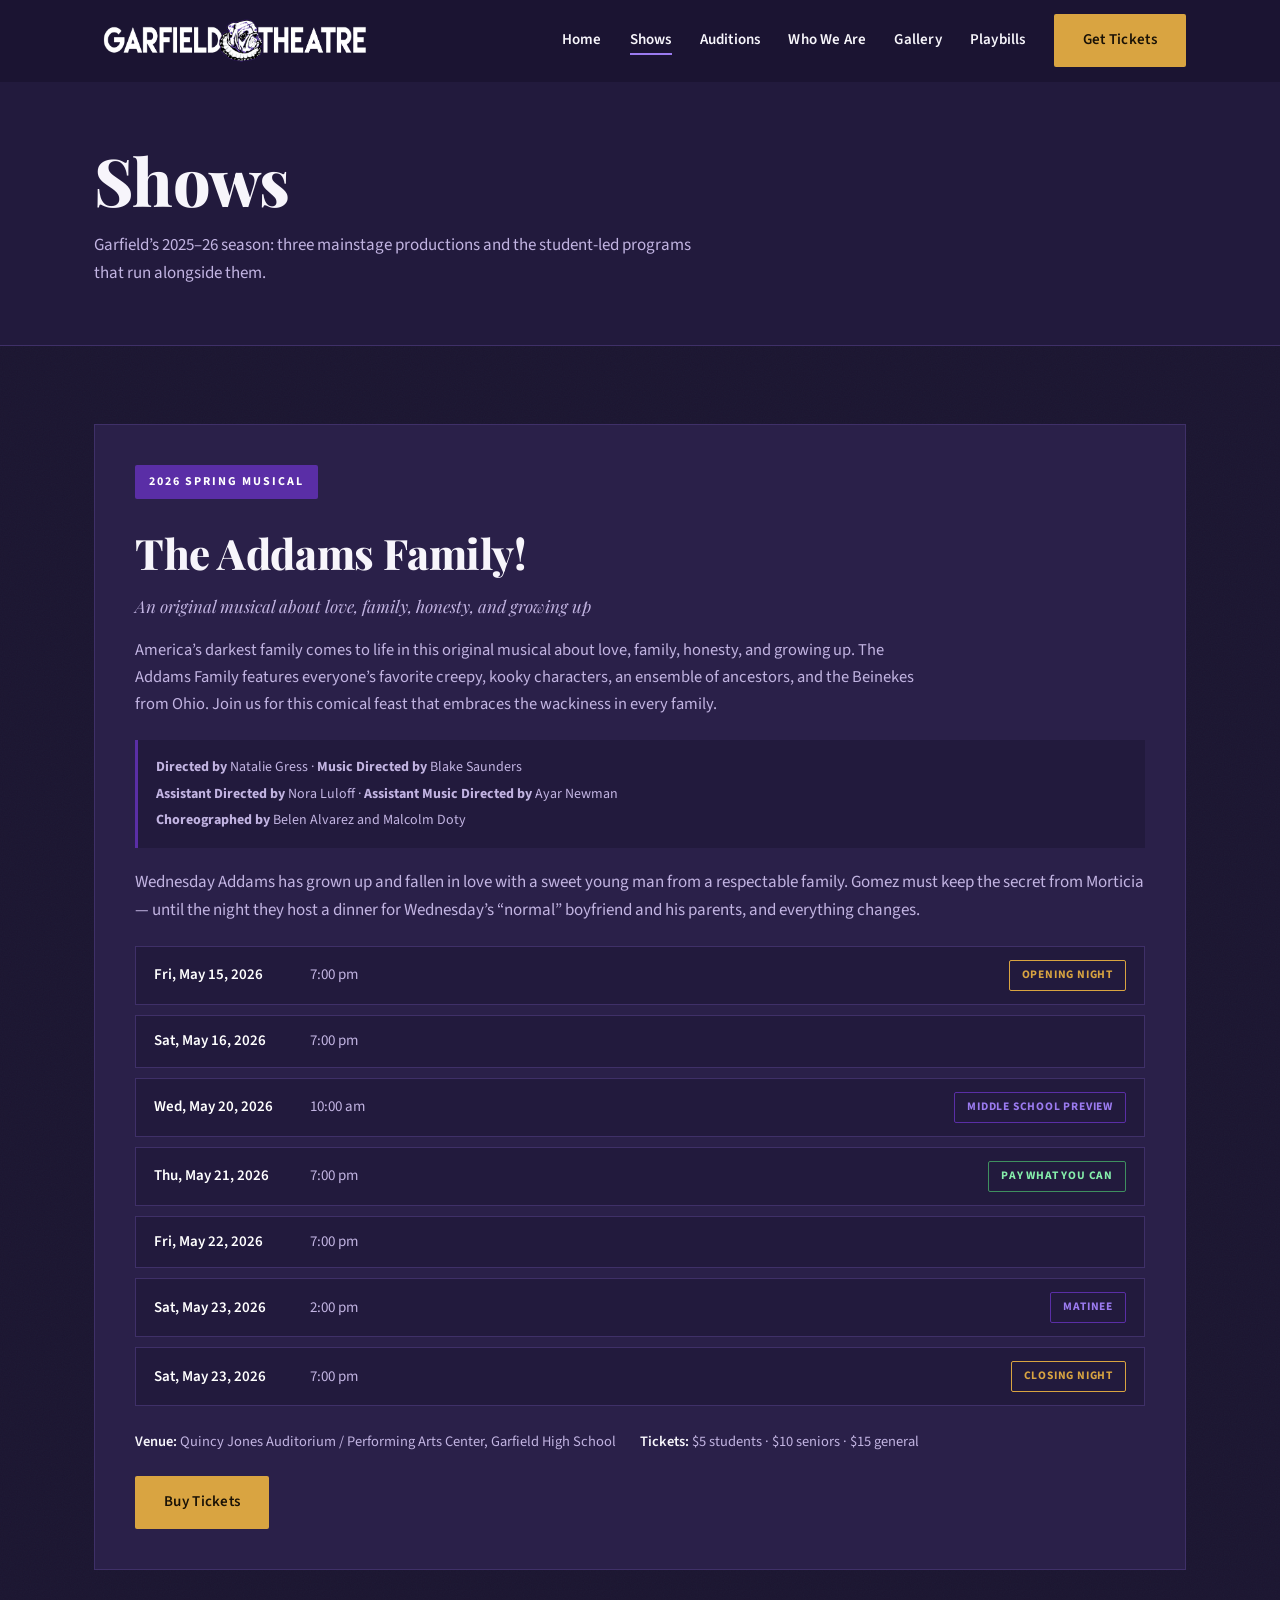
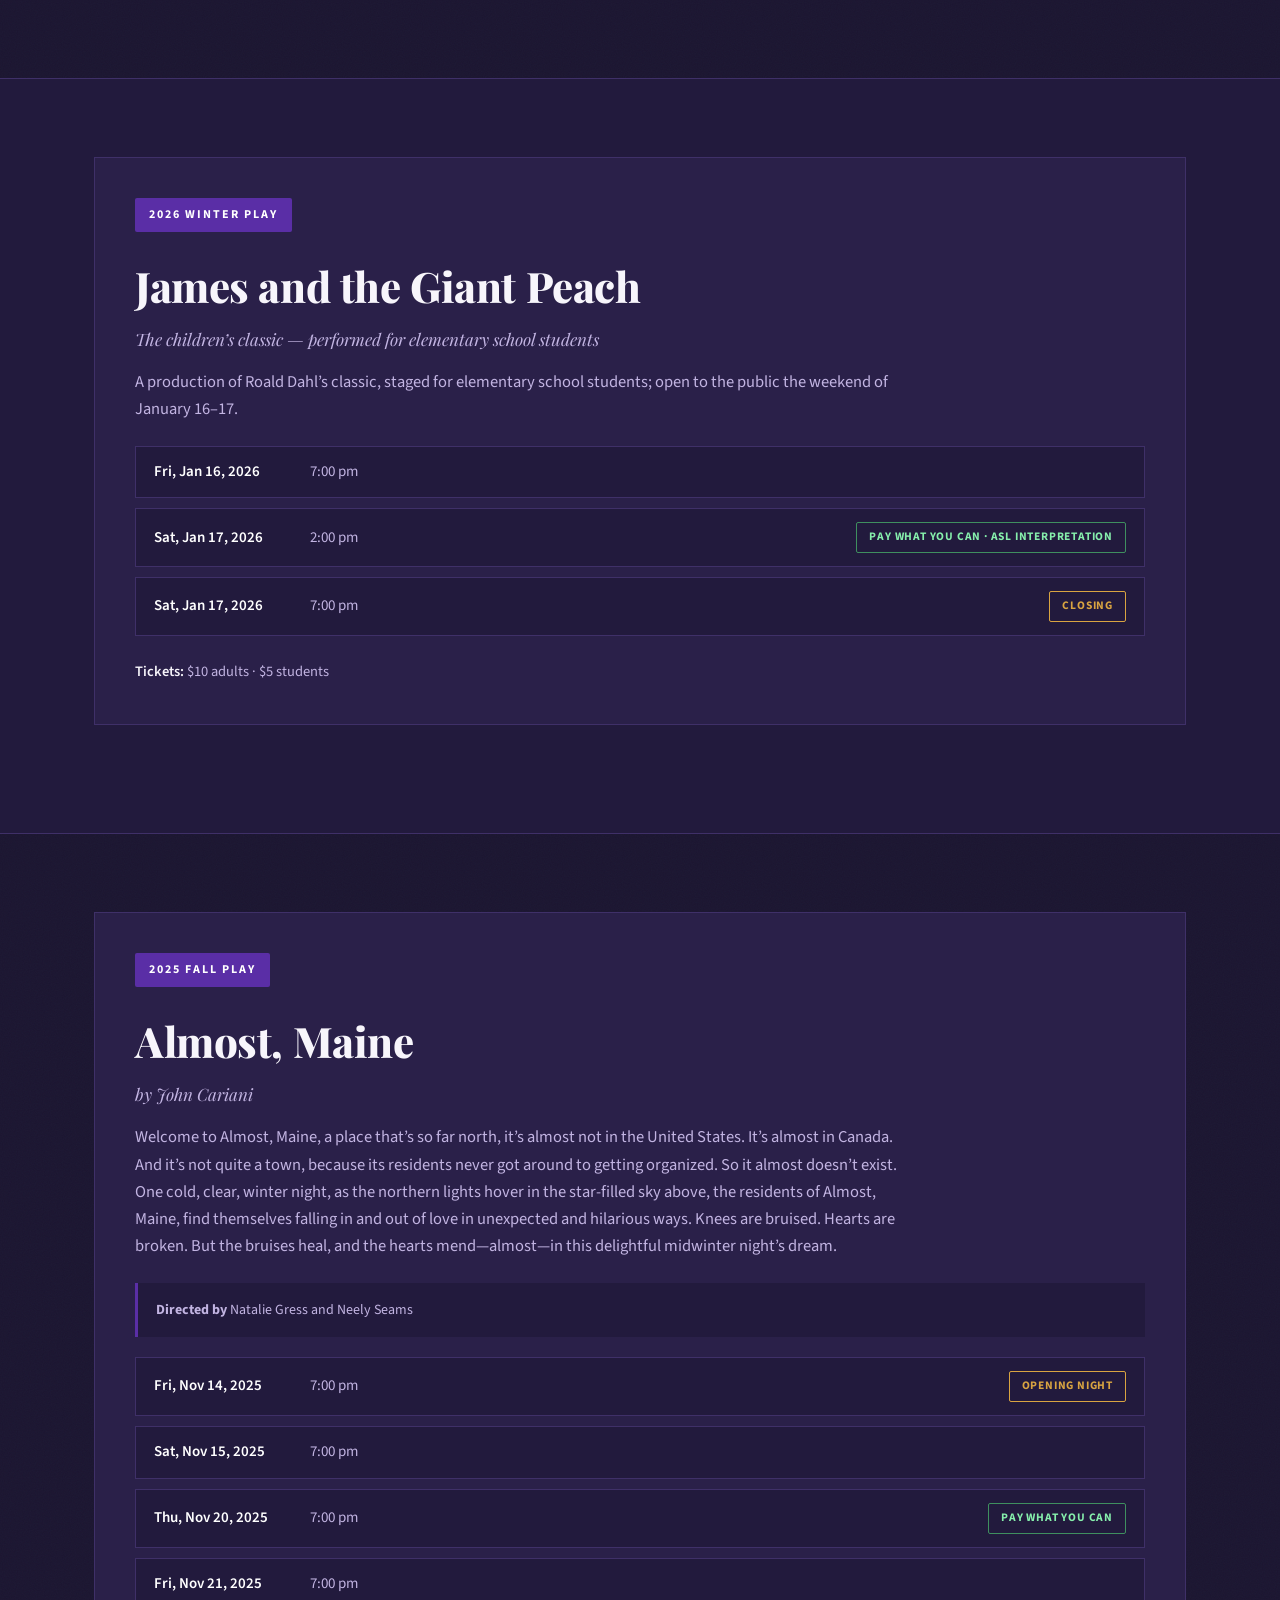
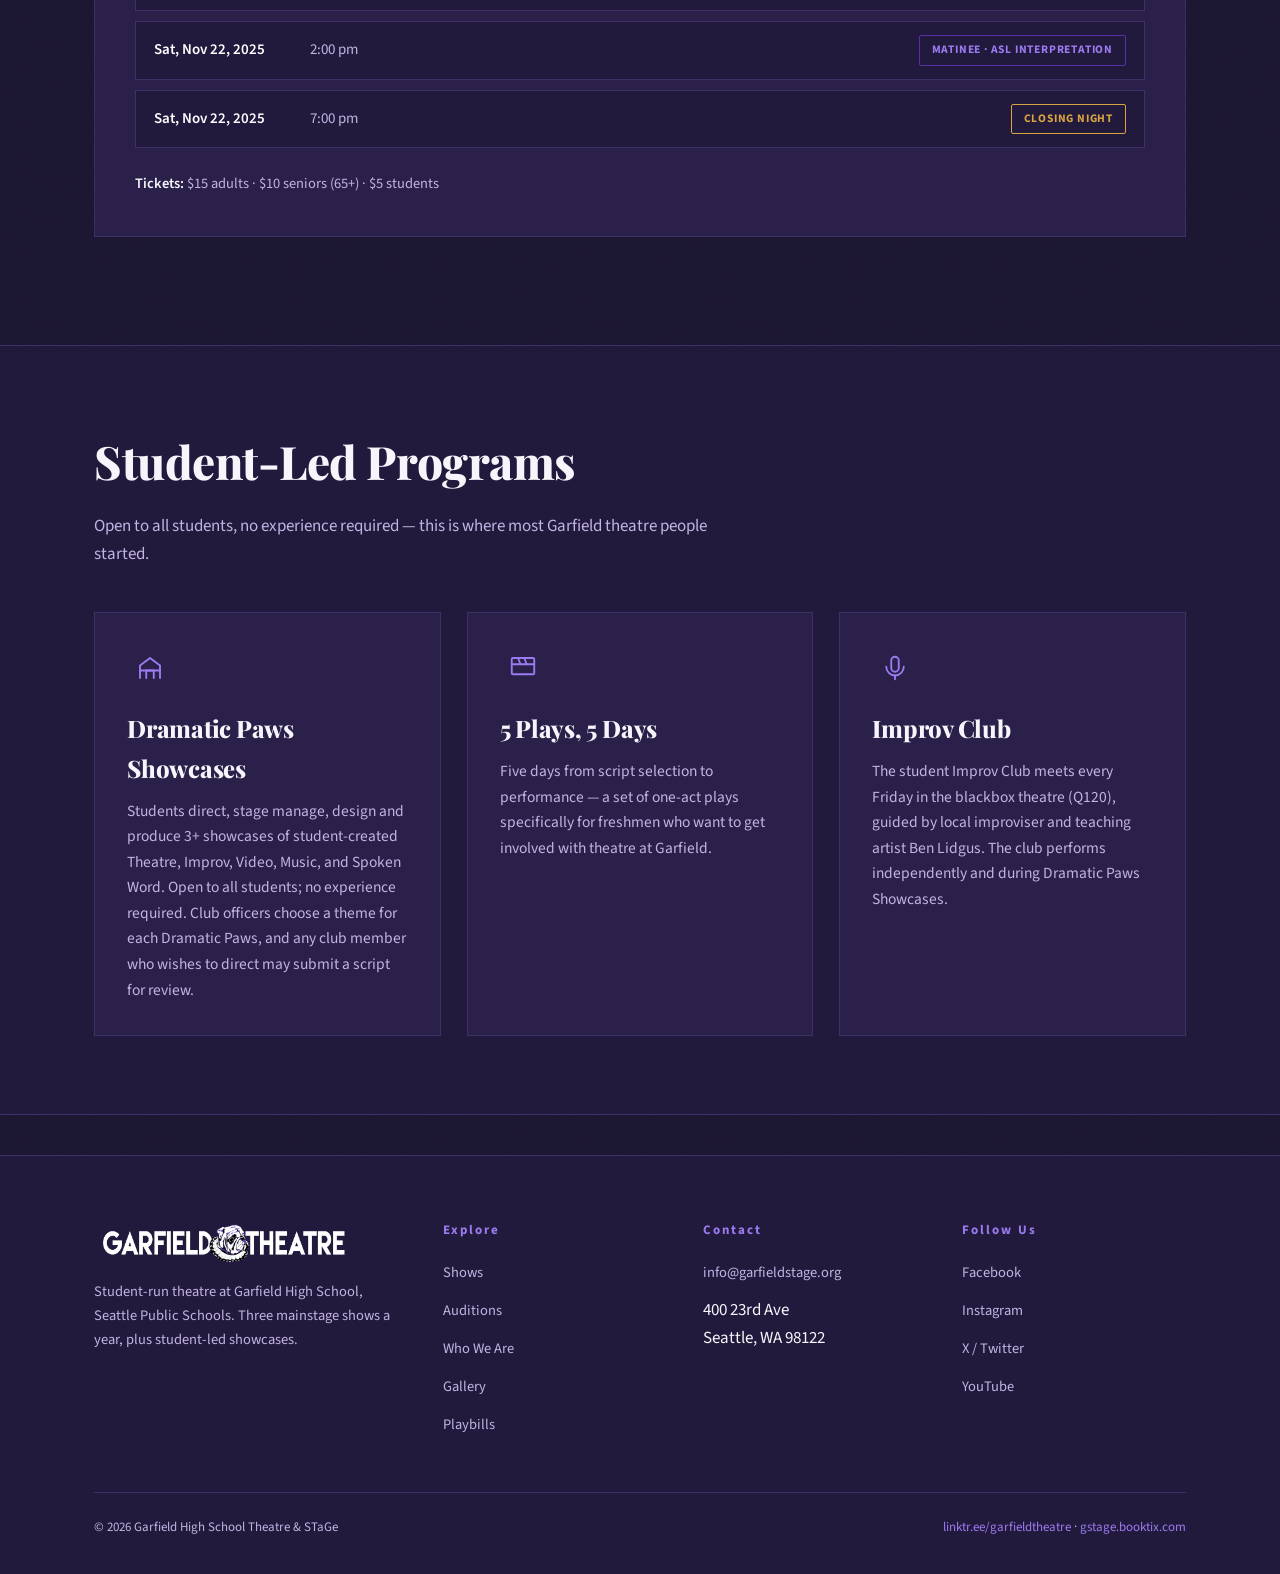
<file: shows.html>
<!DOCTYPE html>
<html lang="en">
<head>
  <meta charset="UTF-8" />
  <meta name="viewport" content="width=device-width, initial-scale=1.0" />
  <title>Shows — Garfield High School Theatre</title>
  <meta name="description" content="All Garfield High School Theatre productions: The Addams Family (2026 spring musical), Almost Maine, James and the Giant Peach, and student-led programs." />
  <link rel="icon" type="image/png" href="assets/garfield-logo.png" />
  <link rel="preconnect" href="https://fonts.googleapis.com" />
  <link rel="preconnect" href="https://fonts.gstatic.com" crossorigin />
  <link href="https://fonts.googleapis.com/css2?family=Playfair+Display:ital,wght@0,600;0,700;0,800;1,600&family=Source+Sans+3:wght@400;600;700&display=swap" rel="stylesheet" />
  <link rel="stylesheet" href="styles.css" />
</head>
<body>

<header class="site-header" id="siteHeader">
  <div class="nav-inner">
    <a class="logo" href="index.html" aria-label="Garfield High School Theatre home">
      <img class="logo-img" src="assets/garfield-logo.png" alt="Garfield High School Theatre" />
    </a>
    <button class="nav-toggle" id="navToggle" aria-expanded="false" aria-controls="nav" aria-label="Toggle menu">
      <span></span><span></span><span></span>
    </button>
    <nav class="nav" id="nav" aria-label="Main navigation">
      <a href="index.html">Home</a>
      <a href="shows.html" class="active">Shows</a>
      <a href="auditions.html">Auditions</a>
      <a href="staff.html">Who We Are</a>
      <a href="gallery.html">Gallery</a>
      <a href="playbills.html">Playbills</a>
      <a class="btn btn-ticket" href="https://gstage.booktix.com/" target="_blank" rel="noopener">Get Tickets</a>
    </nav>
  </div>
</header>

<main>
  <div class="page-head">
    <div class="wrap">
      <h1>Shows</h1>
      <p>Garfield&rsquo;s 2025&ndash;26 season: three mainstage productions and the student-led programs that run alongside them.</p>
    </div>
  </div>

  <!-- ============ SPRING MUSICAL ============ -->
  <section class="section" id="addams-family">
    <div class="wrap">
      <div class="show-card">
        <span class="season-tag">2026 Spring Musical</span>
        <h3>The Addams Family!</h3>
        <p class="byline">An original musical about love, family, honesty, and growing up</p>
        <p class="blurb">America&rsquo;s darkest family comes to life in this original musical about love, family, honesty, and growing up. The Addams Family features everyone&rsquo;s favorite creepy, kooky characters, an ensemble of ancestors, and the Beinekes from Ohio. Join us for this comical feast that embraces the wackiness in every family.</p>
        <p class="credit-line">
          <strong>Directed by</strong> Natalie Gress &middot; <strong>Music Directed by</strong> Blake Saunders<br />
          <strong>Assistant Directed by</strong> Nora Luloff &middot; <strong>Assistant Music Directed by</strong> Ayar Newman<br />
          <strong>Choreographed by</strong> Belen Alvarez and Malcolm Doty
        </p>
        <p style="color:var(--muted); margin-bottom:22px;">Wednesday Addams has grown up and fallen in love with a sweet young man from a respectable family. Gomez must keep the secret from Morticia &mdash; until the night they host a dinner for Wednesday&rsquo;s &ldquo;normal&rdquo; boyfriend and his parents, and everything changes.</p>
        <ul class="perf-list">
          <li><span class="perf-date">Fri, May 15, 2026</span><span class="perf-time">7:00 pm</span><span class="badge gold">Opening Night</span></li>
          <li><span class="perf-date">Sat, May 16, 2026</span><span class="perf-time">7:00 pm</span></li>
          <li><span class="perf-date">Wed, May 20, 2026</span><span class="perf-time">10:00 am</span><span class="badge">Middle School Preview</span></li>
          <li><span class="perf-date">Thu, May 21, 2026</span><span class="perf-time">7:00 pm</span><span class="badge green">Pay What You Can</span></li>
          <li><span class="perf-date">Fri, May 22, 2026</span><span class="perf-time">7:00 pm</span></li>
          <li><span class="perf-date">Sat, May 23, 2026</span><span class="perf-time">2:00 pm</span><span class="badge">Matinee</span></li>
          <li><span class="perf-date">Sat, May 23, 2026</span><span class="perf-time">7:00 pm</span><span class="badge gold">Closing Night</span></li>
        </ul>
        <div class="show-meta">
          <span><strong>Venue:</strong> Quincy Jones Auditorium / Performing Arts Center, Garfield High School</span>
          <span><strong>Tickets:</strong> $5 students &middot; $10 seniors &middot; $15 general</span>
        </div>
        <p style="margin-top:22px;"><a class="btn btn-ticket" href="https://gstage.booktix.com/" target="_blank" rel="noopener">Buy Tickets</a></p>
      </div>
    </div>
  </section>

  <!-- ============ WINTER PLAY ============ -->
  <section class="section alt" id="james-peach">
    <div class="wrap">
      <div class="show-card">
        <span class="season-tag">2026 Winter Play</span>
        <h3>James and the Giant Peach</h3>
        <p class="byline">The children&rsquo;s classic &mdash; performed for elementary school students</p>
        <p class="blurb">A production of Roald Dahl&rsquo;s classic, staged for elementary school students; open to the public the weekend of January 16&ndash;17.</p>
        <ul class="perf-list">
          <li><span class="perf-date">Fri, Jan 16, 2026</span><span class="perf-time">7:00 pm</span></li>
          <li><span class="perf-date">Sat, Jan 17, 2026</span><span class="perf-time">2:00 pm</span><span class="badge green">Pay What You Can &middot; ASL Interpretation</span></li>
          <li><span class="perf-date">Sat, Jan 17, 2026</span><span class="perf-time">7:00 pm</span><span class="badge gold">Closing</span></li>
        </ul>
        <div class="show-meta">
          <span><strong>Tickets:</strong> $10 adults &middot; $5 students</span>
        </div>
      </div>
    </div>
  </section>

  <!-- ============ FALL PLAY ============ -->
  <section class="section" id="almost-maine">
    <div class="wrap">
      <div class="show-card">
        <span class="season-tag">2025 Fall Play</span>
        <h3>Almost, Maine</h3>
        <p class="byline">by John Cariani</p>
        <p class="blurb">Welcome to Almost, Maine, a place that&rsquo;s so far north, it&rsquo;s almost not in the United States. It&rsquo;s almost in Canada. And it&rsquo;s not quite a town, because its residents never got around to getting organized. So it almost doesn&rsquo;t exist. One cold, clear, winter night, as the northern lights hover in the star-filled sky above, the residents of Almost, Maine, find themselves falling in and out of love in unexpected and hilarious ways. Knees are bruised. Hearts are broken. But the bruises heal, and the hearts mend&mdash;almost&mdash;in this delightful midwinter night&rsquo;s dream.</p>
        <p class="credit-line"><strong>Directed by</strong> Natalie Gress and Neely Seams</p>
        <ul class="perf-list">
          <li><span class="perf-date">Fri, Nov 14, 2025</span><span class="perf-time">7:00 pm</span><span class="badge gold">Opening Night</span></li>
          <li><span class="perf-date">Sat, Nov 15, 2025</span><span class="perf-time">7:00 pm</span></li>
          <li><span class="perf-date">Thu, Nov 20, 2025</span><span class="perf-time">7:00 pm</span><span class="badge green">Pay What You Can</span></li>
          <li><span class="perf-date">Fri, Nov 21, 2025</span><span class="perf-time">7:00 pm</span></li>
          <li><span class="perf-date">Sat, Nov 22, 2025</span><span class="perf-time">2:00 pm</span><span class="badge">Matinee &middot; ASL Interpretation</span></li>
          <li><span class="perf-date">Sat, Nov 22, 2025</span><span class="perf-time">7:00 pm</span><span class="badge gold">Closing Night</span></li>
        </ul>
        <div class="show-meta">
          <span><strong>Tickets:</strong> $15 adults &middot; $10 seniors (65+) &middot; $5 students</span>
        </div>
      </div>
    </div>
  </section>

  <!-- ============ STUDENT-LED ============ -->
  <section class="section alt">
    <div class="wrap">
      <div class="section-head">
        <h2>Student-Led Programs</h2>
        <p>Open to all students, no experience required &mdash; this is where most Garfield theatre people started.</p>
      </div>
      <div class="prog-grid">
        <div class="prog-card">
          <div class="icon">
            <svg viewBox="0 0 24 24" fill="none" stroke="currentColor" stroke-width="1.5" stroke-linecap="round" stroke-linejoin="round" aria-hidden="true"><path d="M4 20V10l8-6 8 6v10"/><path d="M9 20v-6h6v6"/><path d="M4 14h16"/></svg>
          </div>
          <h3>Dramatic Paws Showcases</h3>
          <p>Students direct, stage manage, design and produce 3+ showcases of student-created Theatre, Improv, Video, Music, and Spoken Word. Open to all students; no experience required. Club officers choose a theme for each Dramatic Paws, and any club member who wishes to direct may submit a script for review.</p>
        </div>
        <div class="prog-card">
          <div class="icon">
            <svg viewBox="0 0 24 24" fill="none" stroke="currentColor" stroke-width="1.5" stroke-linecap="round" stroke-linejoin="round" aria-hidden="true"><rect x="3" y="4" width="18" height="13" rx="1"/><path d="M3 9h18"/><path d="M8 4l2 5"/><path d="M13 4l2 5"/></svg>
          </div>
          <h3>5 Plays, 5 Days</h3>
          <p>Five days from script selection to performance &mdash; a set of one-act plays specifically for freshmen who want to get involved with theatre at Garfield.</p>
        </div>
        <div class="prog-card">
          <div class="icon">
            <svg viewBox="0 0 24 24" fill="none" stroke="currentColor" stroke-width="1.5" stroke-linecap="round" stroke-linejoin="round" aria-hidden="true"><path d="M12 3a3 3 0 0 0-3 3v6a3 3 0 0 0 6 0V6a3 3 0 0 0-3-3z"/><path d="M5 11a7 7 0 0 0 14 0"/><path d="M12 18v3"/></svg>
          </div>
          <h3>Improv Club</h3>
          <p>The student Improv Club meets every Friday in the blackbox theatre (Q120), guided by local improviser and teaching artist Ben Lidgus. The club performs independently and during Dramatic Paws Showcases.</p>
        </div>
      </div>
    </div>
  </section>
</main>

<!-- ============ FOOTER ============ -->
<footer class="site-footer">
  <div class="wrap">
    <div class="footer-grid">
      <div class="f-brand">
        <img class="footer-logo" src="assets/garfield-logo.png" alt="Garfield High School Theatre" />
        <p>Student-run theatre at Garfield High School, Seattle Public Schools. Three mainstage shows a year, plus student-led showcases.</p>
      </div>
      <div>
        <h4>Explore</h4>
        <ul>
          <li><a href="shows.html">Shows</a></li>
          <li><a href="auditions.html">Auditions</a></li>
          <li><a href="staff.html">Who We Are</a></li>
          <li><a href="gallery.html">Gallery</a></li>
          <li><a href="playbills.html">Playbills</a></li>
        </ul>
      </div>
      <div>
        <h4>Contact</h4>
        <ul>
          <li><a href="mailto:info@garfieldstage.org">info@garfieldstage.org</a></li>
          <li>400 23rd Ave<br/>Seattle, WA 98122</li>
        </ul>
      </div>
      <div>
        <h4>Follow Us</h4>
        <ul>
          <li><a href="https://www.facebook.com/GarfieldSTaGe" target="_blank" rel="noopener">Facebook</a></li>
          <li><a href="https://www.instagram.com/garfielddrama/" target="_blank" rel="noopener">Instagram</a></li>
          <li><a href="https://www.x.com/GarfieldSTaGe" target="_blank" rel="noopener">X / Twitter</a></li>
          <li><a href="https://www.youtube.com/channel/UCY-BAQbPk2w4LNpS9tO5rUg" target="_blank" rel="noopener">YouTube</a></li>
        </ul>
      </div>
    </div>
    <div class="footer-bottom">
      <span>&copy; 2026 Garfield High School Theatre &amp; STaGe</span>
      <span><a href="https://linktr.ee/garfieldtheatre" target="_blank" rel="noopener">linktr.ee/garfieldtheatre</a> &middot; <a href="https://gstage.booktix.com/" target="_blank" rel="noopener">gstage.booktix.com</a></span>
    </div>
  </div>
</footer>

<script src="script.js"></script>
</body>
</html>
</file>
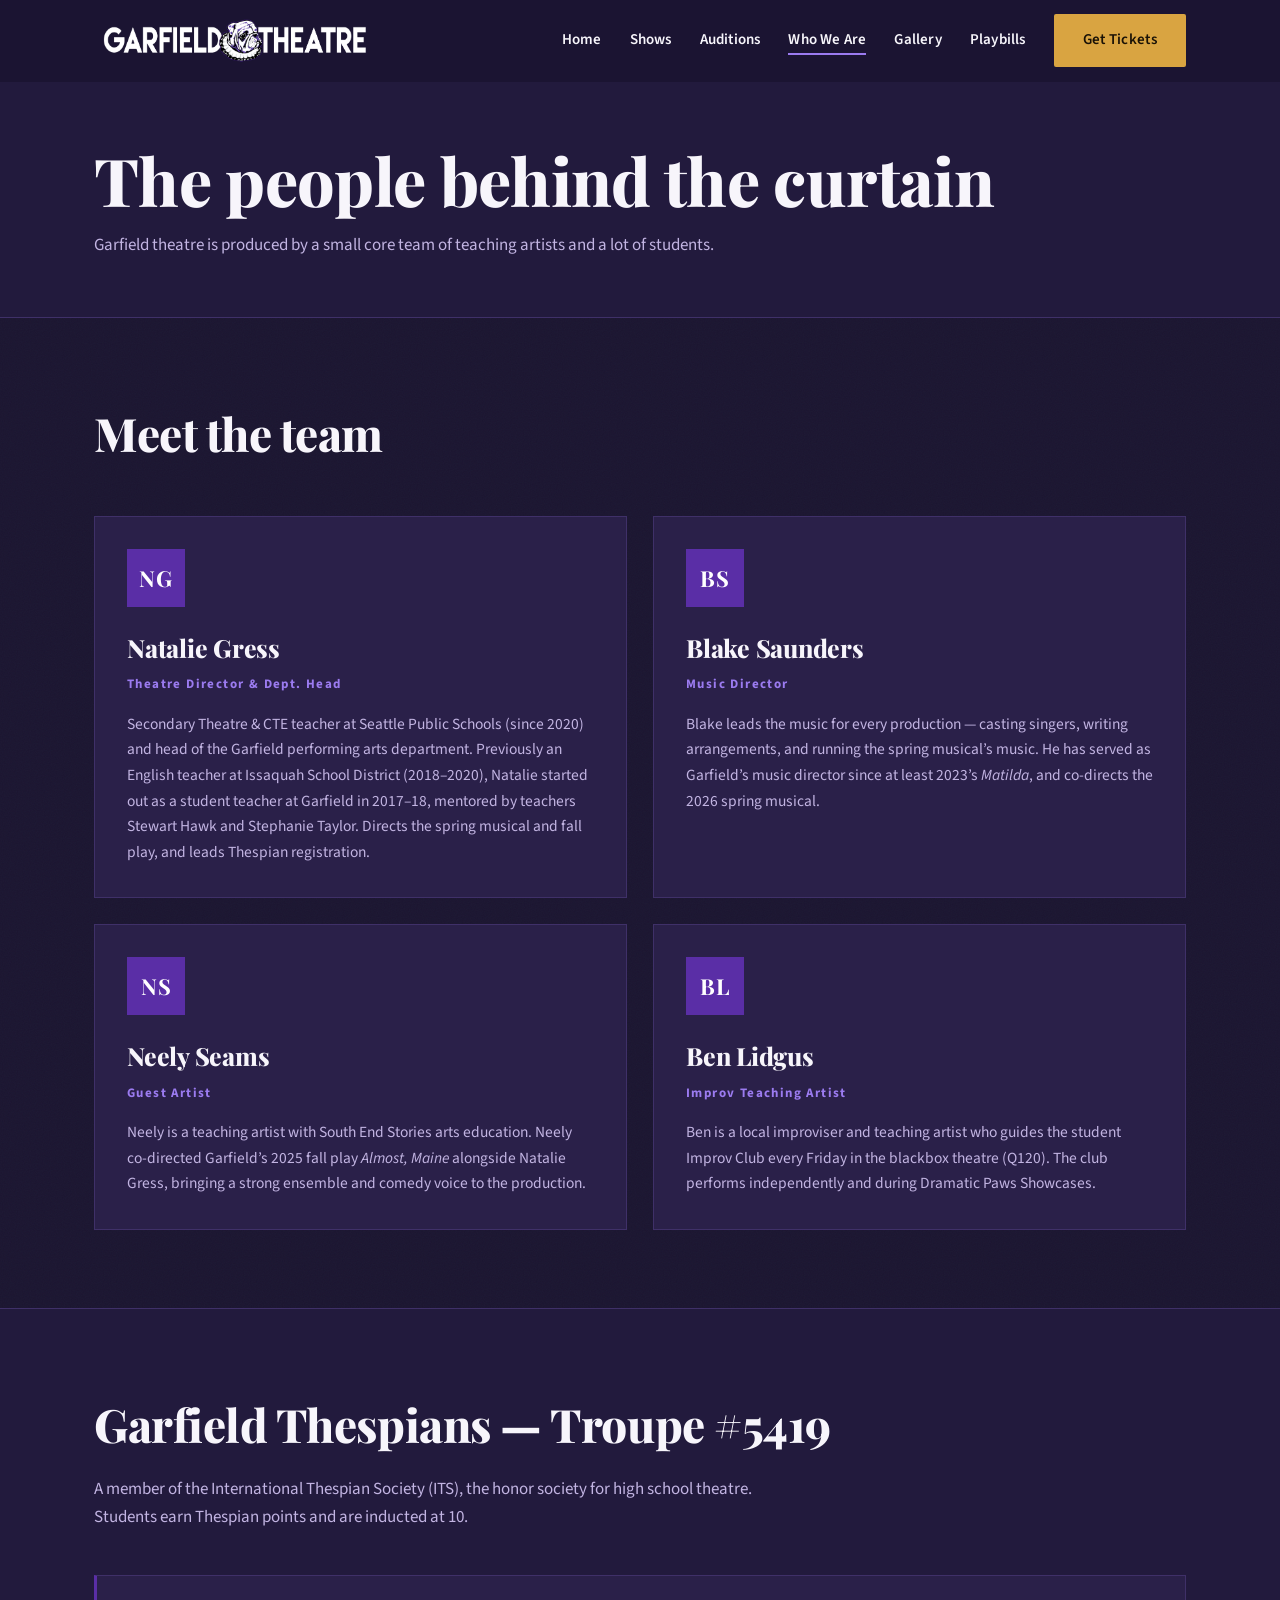
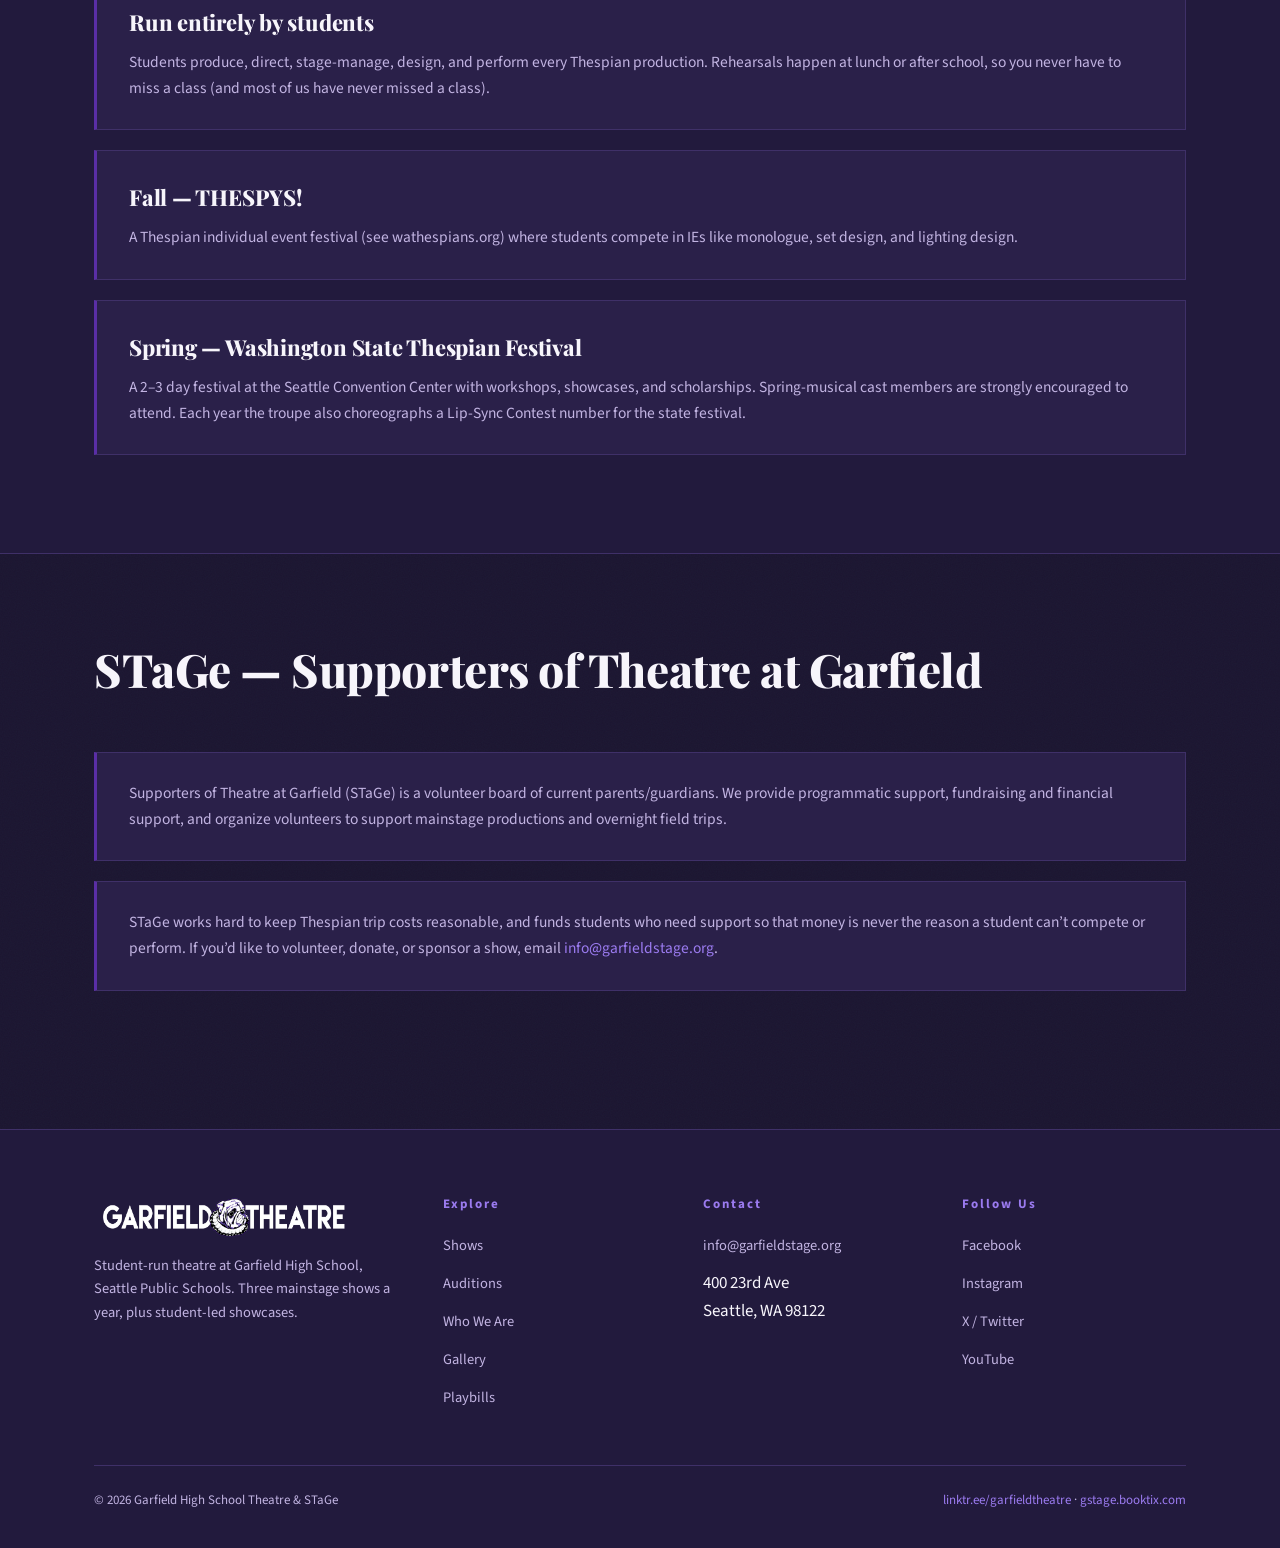
<file: staff.html>
<!DOCTYPE html>
<html lang="en">
<head>
  <meta charset="UTF-8" />
  <meta name="viewport" content="width=device-width, initial-scale=1.0" />
  <title>Who We Are — Garfield High School Theatre</title>
  <meta name="description" content="Meet the Garfield High School Theatre staff: Natalie Gress, Blake Saunders, Neely Seams, and the student-led Thespian troupe and STaGe board." />
  <link rel="icon" type="image/png" href="assets/garfield-logo.png" />
  <link rel="preconnect" href="https://fonts.googleapis.com" />
  <link rel="preconnect" href="https://fonts.gstatic.com" crossorigin />
  <link href="https://fonts.googleapis.com/css2?family=Playfair+Display:ital,wght@0,600;0,700;0,800;1,600&family=Source+Sans+3:wght@400;600;700&display=swap" rel="stylesheet" />
  <link rel="stylesheet" href="styles.css" />
</head>
<body>

<header class="site-header" id="siteHeader">
  <div class="nav-inner">
    <a class="logo" href="index.html" aria-label="Garfield High School Theatre home">
      <img class="logo-img" src="assets/garfield-logo.png" alt="Garfield High School Theatre" />
    </a>
    <button class="nav-toggle" id="navToggle" aria-expanded="false" aria-controls="nav" aria-label="Toggle menu">
      <span></span><span></span><span></span>
    </button>
    <nav class="nav" id="nav" aria-label="Main navigation">
      <a href="index.html">Home</a>
      <a href="shows.html">Shows</a>
      <a href="auditions.html">Auditions</a>
      <a href="staff.html" class="active">Who We Are</a>
      <a href="gallery.html">Gallery</a>
      <a href="playbills.html">Playbills</a>
      <a class="btn btn-ticket" href="https://gstage.booktix.com/" target="_blank" rel="noopener">Get Tickets</a>
    </nav>
  </div>
</header>

<main>
  <div class="page-head">
    <div class="wrap">
      <h1>The people behind the curtain</h1>
      <p>Garfield theatre is produced by a small core team of teaching artists and a lot of students.</p>
    </div>
  </div>

  <!-- ============ STAFF ============ -->
  <section class="section">
    <div class="wrap">
      <div class="section-head">
        <h2>Meet the team</h2>
      </div>
      <div class="staff-grid">
        <div class="staff-card">
          <div class="avatar">NG</div>
          <h3>Natalie Gress</h3>
          <p class="role">Theatre Director &amp; Dept. Head</p>
          <p>Secondary Theatre &amp; CTE teacher at Seattle Public Schools (since 2020) and head of the Garfield performing arts department. Previously an English teacher at Issaquah School District (2018&ndash;2020), Natalie started out as a student teacher at Garfield in 2017&ndash;18, mentored by teachers Stewart Hawk and Stephanie Taylor. Directs the spring musical and fall play, and leads Thespian registration.</p>
        </div>
        <div class="staff-card">
          <div class="avatar">BS</div>
          <h3>Blake Saunders</h3>
          <p class="role">Music Director</p>
          <p>Blake leads the music for every production &mdash; casting singers, writing arrangements, and running the spring musical&rsquo;s music. He has served as Garfield&rsquo;s music director since at least 2023&rsquo;s <em>Matilda</em>, and co-directs the 2026 spring musical.</p>
        </div>
        <div class="staff-card">
          <div class="avatar">NS</div>
          <h3>Neely Seams</h3>
          <p class="role">Guest Artist</p>
          <p>Neely is a teaching artist with South End Stories arts education. Neely co-directed Garfield&rsquo;s 2025 fall play <em>Almost, Maine</em> alongside Natalie Gress, bringing a strong ensemble and comedy voice to the production.</p>
        </div>
        <div class="staff-card">
          <div class="avatar">BL</div>
          <h3>Ben Lidgus</h3>
          <p class="role">Improv Teaching Artist</p>
          <p>Ben is a local improviser and teaching artist who guides the student Improv Club every Friday in the blackbox theatre (Q120). The club performs independently and during Dramatic Paws Showcases.</p>
        </div>
      </div>
    </div>
  </section>

  <!-- ============ THESPIANS ============ -->
  <section class="section alt">
    <div class="wrap">
      <div class="section-head">
        <h2>Garfield Thespians &mdash; Troupe #5419</h2>
        <p>A member of the International Thespian Society (ITS), the honor society for high school theatre. Students earn Thespian points and are inducted at 10.</p>
      </div>
      <div class="info-panel">
        <h3>Run entirely by students</h3>
        <p>Students produce, direct, stage-manage, design, and perform every Thespian production. Rehearsals happen at lunch or after school, so you never have to miss a class (and most of us have never missed a class).</p>
      </div>
      <div class="info-panel">
        <h3>Fall &mdash; THESPYS!</h3>
        <p>A Thespian individual event festival (see wathespians.org) where students compete in IEs like monologue, set design, and lighting design.</p>
      </div>
      <div class="info-panel">
        <h3>Spring &mdash; Washington State Thespian Festival</h3>
        <p>A 2&ndash;3 day festival at the Seattle Convention Center with workshops, showcases, and scholarships. Spring-musical cast members are strongly encouraged to attend. Each year the troupe also choreographs a Lip-Sync Contest number for the state festival.</p>
      </div>
    </div>
  </section>

  <!-- ============ STAGE ============ -->
  <section class="section">
    <div class="wrap">
      <div class="section-head">
        <h2>STaGe &mdash; Supporters of Theatre at Garfield</h2>
      </div>
      <div class="info-panel">
        <p>Supporters of Theatre at Garfield (STaGe) is a volunteer board of current parents/guardians. We provide programmatic support, fundraising and financial support, and organize volunteers to support mainstage productions and overnight field trips.</p>
      </div>
      <div class="info-panel">
        <p>STaGe works hard to keep Thespian trip costs reasonable, and funds students who need support so that money is never the reason a student can&rsquo;t compete or perform. If you&rsquo;d like to volunteer, donate, or sponsor a show, email <a href="mailto:info@garfieldstage.org">info@garfieldstage.org</a>.</p>
      </div>
    </div>
  </section>
</main>

<!-- ============ FOOTER ============ -->
<footer class="site-footer">
  <div class="wrap">
    <div class="footer-grid">
      <div class="f-brand">
        <img class="footer-logo" src="assets/garfield-logo.png" alt="Garfield High School Theatre" />
        <p>Student-run theatre at Garfield High School, Seattle Public Schools. Three mainstage shows a year, plus student-led showcases.</p>
      </div>
      <div>
        <h4>Explore</h4>
        <ul>
          <li><a href="shows.html">Shows</a></li>
          <li><a href="auditions.html">Auditions</a></li>
          <li><a href="staff.html">Who We Are</a></li>
          <li><a href="gallery.html">Gallery</a></li>
          <li><a href="playbills.html">Playbills</a></li>
        </ul>
      </div>
      <div>
        <h4>Contact</h4>
        <ul>
          <li><a href="mailto:info@garfieldstage.org">info@garfieldstage.org</a></li>
          <li>400 23rd Ave<br/>Seattle, WA 98122</li>
        </ul>
      </div>
      <div>
        <h4>Follow Us</h4>
        <ul>
          <li><a href="https://www.facebook.com/GarfieldSTaGe" target="_blank" rel="noopener">Facebook</a></li>
          <li><a href="https://www.instagram.com/garfielddrama/" target="_blank" rel="noopener">Instagram</a></li>
          <li><a href="https://www.x.com/GarfieldSTaGe" target="_blank" rel="noopener">X / Twitter</a></li>
          <li><a href="https://www.youtube.com/channel/UCY-BAQbPk2w4LNpS9tO5rUg" target="_blank" rel="noopener">YouTube</a></li>
        </ul>
      </div>
    </div>
    <div class="footer-bottom">
      <span>&copy; 2026 Garfield High School Theatre &amp; STaGe</span>
      <span><a href="https://linktr.ee/garfieldtheatre" target="_blank" rel="noopener">linktr.ee/garfieldtheatre</a> &middot; <a href="https://gstage.booktix.com/" target="_blank" rel="noopener">gstage.booktix.com</a></span>
    </div>
  </div>
</footer>

<script src="script.js"></script>
</body>
</html>
</file>
<file: styles.css>
/* ============================================================
   Garfield High School Theatre — dark, flat, "printed program"
   School colors (purple/white). No gradient glows, no sheen.
   One flat accent (#5a2ea6, hover #6d3cc9). Hairline borders.
   ============================================================ */

:root {
  --bg: #1a1430;
  --bg-2: #221a3d;
  --surface: #2a2049;
  --surface-2: #332756;
  --line: #3f3068;
  --accent: #5a2ea6;
  --accent-hover: #6d3cc9;
  --accent-light: #9b7bf0;
  --text: #f7f5fb;
  --muted: #c2b4e2;
  --gold: #d9a441;
  --gold-hover: #e6b968;
  --serif: "Playfair Display", Georgia, "Times New Roman", serif;
  --sans: "Source Sans 3", system-ui, -apple-system, sans-serif;
  --header-h: 74px;
  --max-w: 1140px;
  /* faint paper-grain, ~3% opacity */
  --grain: url("data:image/svg+xml,%3Csvg xmlns='http://www.w3.org/2000/svg' width='140' height='140'%3E%3Cfilter id='n'%3E%3CfeTurbulence type='fractalNoise' baseFrequency='0.85' numOctaves='2' stitchTiles='stitch'/%3E%3C/filter%3E%3Crect width='100%25' height='100%25' filter='url(%23n)' opacity='0.03'/%3E%3C/svg%3E");
}

* { margin: 0; padding: 0; box-sizing: border-box; }

html { scroll-behavior: smooth; }

body {
  background-color: var(--bg);
  background-image: var(--grain);
  background-repeat: repeat;
  color: var(--text);
  font-family: var(--sans);
  font-size: 17px;
  line-height: 1.65;
  -webkit-font-smoothing: antialiased;
  text-rendering: optimizeLegibility;
}

img { max-width: 100%; display: block; }

/* Inline links: hairline underline grows from the left */
a {
  color: var(--accent-light);
  text-decoration: none;
  position: relative;
}
a::after {
  content: "";
  position: absolute;
  left: 0;
  bottom: -2px;
  width: 100%;
  height: 1.5px;
  background: currentColor;
  transform: scaleX(0);
  transform-origin: left center;
  transition: transform .28s ease;
}
a:hover::after { transform: scaleX(1); }
/* No underline on buttons, the logo, or footer links */
a.btn::after,
a.logo::after,
.site-footer a::after { content: none; }

.wrap { max-width: var(--max-w); margin: 0 auto; padding: 0 24px; }

/* ---------- Header / sticky nav ---------- */
.site-header {
  position: fixed;
  top: 0; left: 0; right: 0;
  z-index: 100;
  background: rgba(26, 20, 48, 0.82);
  backdrop-filter: blur(8px);
  border-bottom: 1px solid transparent;
  transition: background .3s ease, border-color .3s ease;
}
.site-header.solid {
  background: rgba(26, 20, 48, 0.97);
  border-bottom-color: var(--line);
}
.nav-inner {
  max-width: var(--max-w);
  margin: 0 auto;
  padding: 14px 24px;
  display: flex;
  align-items: center;
  justify-content: space-between;
  gap: 20px;
}
.logo-img { height: 50px; width: auto; transition: opacity .2s; }
a.logo:hover .logo-img { opacity: .8; }

.nav { display: flex; align-items: center; gap: 28px; }
.nav a:not(.btn) {
  color: var(--text);
  font-size: 15px;
  font-weight: 600;
  letter-spacing: .2px;
}
.nav a.active::after { transform: scaleX(1); }
.nav a:not(.btn)::after { background: var(--accent-light); }

.nav-toggle {
  display: none;
  background: none;
  border: 1px solid var(--line);
  border-radius: 2px;
  width: 44px; height: 40px;
  cursor: pointer;
  flex-direction: column;
  justify-content: center;
  align-items: center;
  gap: 5px;
}
.nav-toggle span {
  display: block;
  width: 20px; height: 2px;
  background: var(--text);
  border-radius: 1px;
  transition: transform .25s, opacity .25s;
}
.nav-toggle[aria-expanded="true"] span:nth-child(1) { transform: translateY(7px) rotate(45deg); }
.nav-toggle[aria-expanded="true"] span:nth-child(2) { opacity: 0; }
.nav-toggle[aria-expanded="true"] span:nth-child(3) { transform: translateY(-7px) rotate(-45deg); }

/* ---------- Buttons: flat, 2px radius, small lift ---------- */
.btn {
  display: inline-block;
  padding: 13px 28px;
  border-radius: 2px;
  font-weight: 600;
  font-size: 15px;
  letter-spacing: .3px;
  border: 1px solid transparent;
  cursor: pointer;
  transition: background .12s ease, transform .12s ease, color .12s ease, border-color .12s ease;
}
.btn:hover { transform: translateY(-1px); }
.btn-ticket { background: var(--gold); color: #1a1206; }
.btn-ticket:hover { background: var(--gold-hover); color: #1a1206; }
.btn-primary { background: var(--accent); color: #fff; }
.btn-primary:hover { background: var(--accent-hover); color: #fff; }
.btn-ghost {
  background: transparent;
  color: var(--text);
  border-color: var(--line);
}
.btn-ghost:hover { border-color: var(--accent-light); color: #fff; }

/* ---------- Hero ---------- */
.hero {
  min-height: 100vh;
  display: flex;
  align-items: center;
  position: relative;
  overflow: hidden;
  padding: calc(var(--header-h) + 56px) 0 96px;
  background-color: var(--bg);
}
.hero-inner { position: relative; z-index: 1; max-width: 820px; }
.hero-kicker {
  text-transform: lowercase;
  letter-spacing: 5px;
  font-size: 14px;
  font-weight: 600;
  color: var(--accent-light);
  margin-bottom: 22px;
}
.hero h1 {
  font-family: var(--serif);
  font-size: clamp(52px, 9vw, 104px);
  line-height: 1.0;
  font-weight: 800;
  letter-spacing: -0.015em;
  margin-bottom: 18px;
}
.hero .hero-sub {
  font-family: var(--serif);
  font-style: italic;
  font-size: clamp(19px, 2.4vw, 25px);
  color: var(--muted);
  margin-bottom: 30px;
}
.hero .hero-line {
  font-size: 16px;
  color: var(--muted);
  margin-bottom: 40px;
  max-width: 640px;
}
.hero .hero-line strong { color: var(--text); font-weight: 600; }
.hero-cta { display: flex; flex-wrap: wrap; align-items: center; gap: 22px; }
.hero-cta .text-link { font-size: 15px; font-weight: 600; }

/* ---------- Page header (non-home) ---------- */
.page-head {
  padding: calc(var(--header-h) + 72px) 0 58px;
  background-color: var(--bg-2);
  border-bottom: 1px solid var(--line);
}
.page-head h1 {
  font-family: var(--serif);
  font-size: clamp(42px, 6vw, 66px);
  font-weight: 800;
  line-height: 1.05;
  letter-spacing: -0.01em;
}
.page-head p {
  color: var(--muted);
  max-width: 620px;
  margin-top: 16px;
  font-size: 17px;
}

/* ---------- Sections ---------- */
.section { padding: 78px 0; }
.section.alt {
  background-color: var(--bg-2);
  border-top: 1px solid var(--line);
  border-bottom: 1px solid var(--line);
}
.section-head { margin-bottom: 44px; }
.section-head h2 {
  font-family: var(--serif);
  font-size: clamp(30px, 4.2vw, 46px);
  font-weight: 800;
  letter-spacing: -0.01em;
}
.section-head .lead {
  font-family: var(--serif);
  font-style: italic;
  font-size: 19px;
  color: var(--muted);
  max-width: 640px;
  margin-top: 12px;
}
.section-head p { color: var(--muted); max-width: 660px; margin-top: 12px; }

/* ---------- What we do: numbered program rows ---------- */
.what-list { border-top: 1px solid var(--line); }
.what-row {
  display: grid;
  grid-template-columns: 92px 1fr;
  gap: 36px;
  padding: 36px 0;
  border-bottom: 1px solid var(--line);
  align-items: start;
}
.what-num {
  font-family: var(--serif);
  font-size: 44px;
  font-weight: 700;
  line-height: 1;
  color: var(--accent-light);
  letter-spacing: -0.01em;
}
.what-row h3 {
  font-family: var(--serif);
  font-size: 27px;
  font-weight: 800;
  letter-spacing: -0.01em;
  margin-bottom: 12px;
}
.what-row .what-icon { margin-bottom: 14px; color: var(--accent-light); }
.what-row .what-icon svg { width: 30px; height: 30px; }
.what-row p { color: var(--muted); max-width: 640px; font-size: 16px; }

/* ---------- Show cards: flat, sharp ---------- */
.show-card {
  background-color: var(--surface);
  border: 1px solid var(--line);
  border-radius: 0;
  padding: 40px;
  margin-bottom: 30px;
  position: relative;
  transition: border-color .2s ease;
}
.show-card:hover { border-color: var(--accent); }
.show-card .season-tag {
  display: inline-block;
  background: var(--accent);
  color: #fff;
  font-size: 12px;
  font-weight: 700;
  letter-spacing: 2px;
  text-transform: uppercase;
  padding: 7px 14px;
  border-radius: 2px;
  margin-bottom: 20px;
}
.show-card h3 {
  font-family: var(--serif);
  font-size: clamp(28px, 3.6vw, 42px);
  font-weight: 800;
  letter-spacing: -0.01em;
  margin-bottom: 4px;
}
.show-card .byline { color: var(--muted); font-style: italic; margin-bottom: 16px; font-family: var(--serif); font-size: 17px; }
.show-card .blurb { color: var(--muted); max-width: 780px; margin-bottom: 22px; font-size: 16.5px; }
.show-card .credit-line {
  font-size: 14px;
  color: var(--muted);
  margin-bottom: 20px;
  padding: 14px 18px;
  background: var(--bg-2);
  border-left: 3px solid var(--accent);
  border-radius: 0;
  line-height: 1.9;
}

/* Performance date lists (NO calendar) */
.perf-list { list-style: none; display: grid; gap: 10px; margin-bottom: 24px; }
.perf-list li {
  display: flex;
  align-items: center;
  gap: 16px;
  padding: 13px 18px;
  background: var(--bg-2);
  border: 1px solid var(--line);
  border-radius: 0;
  flex-wrap: wrap;
  font-size: 15px;
}
.perf-date { font-weight: 600; min-width: 140px; color: #fff; }
.perf-time { color: var(--muted); min-width: 72px; }
.badge {
  margin-left: auto;
  font-size: 11.5px;
  font-weight: 700;
  letter-spacing: .8px;
  text-transform: uppercase;
  padding: 5px 12px;
  border-radius: 2px;
  background: transparent;
  color: var(--accent-light);
  border: 1px solid var(--accent);
}
.badge.gold { color: var(--gold); border-color: var(--gold); }
.badge.green { color: #86efac; border-color: #3f8f5f; }

.show-meta {
  display: flex;
  flex-wrap: wrap;
  gap: 24px;
  margin-top: 8px;
  font-size: 14.5px;
  color: var(--muted);
}
.show-meta strong { color: var(--text); font-weight: 600; }

/* ---------- Student-led program cards ---------- */
.prog-grid {
  display: grid;
  grid-template-columns: repeat(auto-fit, minmax(280px, 1fr));
  gap: 26px;
}
.prog-card {
  background-color: var(--surface);
  border: 1px solid var(--line);
  border-radius: 0;
  padding: 32px;
  transition: border-color .2s ease;
}
.prog-card:hover { border-color: var(--accent); }
.prog-card .icon {
  width: 46px; height: 46px;
  border-radius: 0;
  background: transparent;
  color: var(--accent-light);
  margin-bottom: 18px;
  display: flex; align-items: center; justify-content: center;
}
.prog-card .icon svg { width: 30px; height: 30px; }
.prog-card h3 { font-family: var(--serif); font-size: 24px; font-weight: 800; letter-spacing: -0.01em; margin-bottom: 10px; }
.prog-card p { color: var(--muted); font-size: 15.5px; }

/* ---------- Staff cards: 2x2, flat square monogram ---------- */
.staff-grid {
  display: grid;
  grid-template-columns: repeat(2, 1fr);
  gap: 26px;
}
.staff-card {
  background-color: var(--surface);
  border: 1px solid var(--line);
  border-radius: 0;
  padding: 32px;
  transition: border-color .2s ease;
}
.staff-card:hover { border-color: var(--accent); }
.staff-card .avatar {
  width: 58px; height: 58px;
  border-radius: 0;
  background: var(--accent);
  display: flex; align-items: center; justify-content: center;
  font-family: var(--serif);
  font-size: 22px;
  font-weight: 700;
  letter-spacing: 1px;
  color: #fff;
  margin-bottom: 20px;
}
.staff-card h3 { font-family: var(--serif); font-size: 25px; font-weight: 800; letter-spacing: -0.01em; }
.staff-card .role {
  color: var(--accent-light);
  font-weight: 700;
  font-size: 13px;
  letter-spacing: 1.4px;
  margin: 6px 0 16px;
}
.staff-card p { color: var(--muted); font-size: 15.5px; }

/* ---------- Gallery: sharp tiles, image scales on hover ---------- */
.gallery-grid {
  display: grid;
  grid-template-columns: repeat(auto-fill, minmax(250px, 1fr));
  gap: 20px;
}
.gallery-card {
  position: relative;
  aspect-ratio: 4 / 3;
  border-radius: 0;
  overflow: hidden;
  border: 1px solid var(--line);
}
.gallery-card .ph {
  position: absolute; inset: 0;
  display: flex; align-items: center; justify-content: center;
  flex-direction: column;
  gap: 10px;
  background-color: var(--surface-2);
  transition: transform .25s ease;
}
.gallery-card:hover .ph { transform: scale(1.02); }
.gallery-card .ph svg { width: 34px; height: 34px; color: var(--muted); opacity: .7; }
.gallery-card .ph .ph-label {
  font-size: 12px;
  color: var(--muted);
  letter-spacing: 2px;
  text-transform: uppercase;
}
.gallery-card figcaption {
  position: absolute;
  left: 0; right: 0; bottom: 0;
  padding: 16px;
  background: linear-gradient(transparent, rgba(20, 15, 40, .95) 55%);
  font-size: 14px;
  font-weight: 600;
  border-top: 1px solid var(--line);
}

/* ---------- Playbill cards: flat ---------- */
.playbill-grid {
  display: grid;
  grid-template-columns: repeat(auto-fit, minmax(300px, 1fr));
  gap: 26px;
}
.playbill-card {
  background-color: var(--surface);
  border: 1px solid var(--line);
  border-radius: 0;
  padding: 34px 30px;
  text-align: center;
}
.playbill-card .bill-icon {
  width: 44px; height: 44px;
  margin: 0 auto 18px;
  color: var(--accent-light);
  display: flex; align-items: center; justify-content: center;
}
.playbill-card .bill-icon svg { width: 34px; height: 34px; }
.playbill-card h3 { font-family: var(--serif); font-size: 23px; font-weight: 800; margin-bottom: 6px; letter-spacing: -0.01em; }
.playbill-card .season { color: var(--muted); font-size: 14px; margin-bottom: 20px; }
.playbill-card .coming {
  display: inline-block;
  font-size: 12px;
  font-weight: 700;
  letter-spacing: 1.5px;
  text-transform: uppercase;
  color: var(--gold);
  border: 1px solid var(--gold);
  padding: 8px 18px;
  border-radius: 2px;
}

/* ---------- Info panels: flat, hairline ---------- */
.info-panel {
  background-color: var(--surface);
  border: 1px solid var(--line);
  border-left: 3px solid var(--accent);
  border-radius: 0;
  padding: 28px 32px;
  margin-bottom: 20px;
}
.info-panel h3 { font-family: var(--serif); font-size: 22px; font-weight: 800; margin-bottom: 10px; letter-spacing: -0.01em; }
.info-panel p, .info-panel li { color: var(--muted); font-size: 15.5px; }
.info-panel ul { margin: 10px 0 0 20px; }
.info-panel li { margin-bottom: 6px; }

/* ---------- CTA band: flat ---------- */
.cta-band {
  background-color: var(--surface);
  border: 1px solid var(--line);
  border-radius: 0;
  padding: 56px 36px;
  text-align: center;
  margin: 20px 0;
}
.cta-band h2 { font-family: var(--serif); font-size: clamp(26px, 4vw, 40px); font-weight: 800; margin-bottom: 12px; letter-spacing: -0.01em; }
.cta-band p { color: var(--muted); max-width: 560px; margin: 0 auto 28px; }

/* ---------- Footer: flat, hairline top ---------- */
.site-footer {
  background-color: var(--bg-2);
  border-top: 1px solid var(--line);
  padding: 64px 0 36px;
  margin-top: 40px;
}
.footer-grid {
  display: grid;
  grid-template-columns: 1.4fr 1fr 1fr 1fr;
  gap: 36px;
  margin-bottom: 44px;
}
.site-footer h4 {
  font-size: 13px;
  letter-spacing: 2px;
  color: var(--accent-light);
  margin-bottom: 16px;
}
.site-footer .f-brand p { color: var(--muted); font-size: 14.5px; margin-top: 14px; max-width: 300px; }
.site-footer ul { list-style: none; }
.site-footer ul li { margin-bottom: 10px; }
.site-footer ul a { color: var(--muted); font-size: 14.5px; }
.site-footer ul a:hover { color: var(--text); }
.footer-logo { height: 46px; width: auto; }
.footer-bottom {
  border-top: 1px solid var(--line);
  padding-top: 24px;
  display: flex;
  justify-content: space-between;
  flex-wrap: wrap;
  gap: 12px;
  color: var(--muted);
  font-size: 13px;
}

/* ---------- Inline SVG icons (line style) ---------- */
.icon svg { display: block; }

/* ---------- Responsive ---------- */
@media (max-width: 900px) {
  .footer-grid { grid-template-columns: 1fr 1fr; }
  .staff-grid { grid-template-columns: 1fr 1fr; }
}
@media (max-width: 760px) {
  .nav-toggle { display: flex; }
  .nav {
    position: absolute;
    top: 100%;
    left: 0; right: 0;
    background: rgba(26, 20, 48, .99);
    border-bottom: 1px solid var(--line);
    flex-direction: column;
    align-items: stretch;
    gap: 0;
    padding: 8px 24px 22px;
    display: none;
  }
  .nav.open { display: flex; }
  .nav a:not(.btn) { padding: 14px 4px; border-bottom: 1px solid var(--line); }
  .nav .btn { margin-top: 16px; text-align: center; }
  .hero { min-height: auto; padding-top: calc(var(--header-h) + 48px); }
  .what-row { grid-template-columns: 56px 1fr; gap: 20px; padding: 28px 0; }
  .what-num { font-size: 32px; }
  .show-card { padding: 28px 22px; }
  .perf-date { min-width: 104px; }
  .badge { margin-left: 0; width: 100%; }
  .perf-list li { flex-direction: column; align-items: flex-start; gap: 6px; }
  .perf-time { min-width: 0; }
  .footer-grid { grid-template-columns: 1fr; }
  .staff-grid { grid-template-columns: 1fr; }
}
</file>
